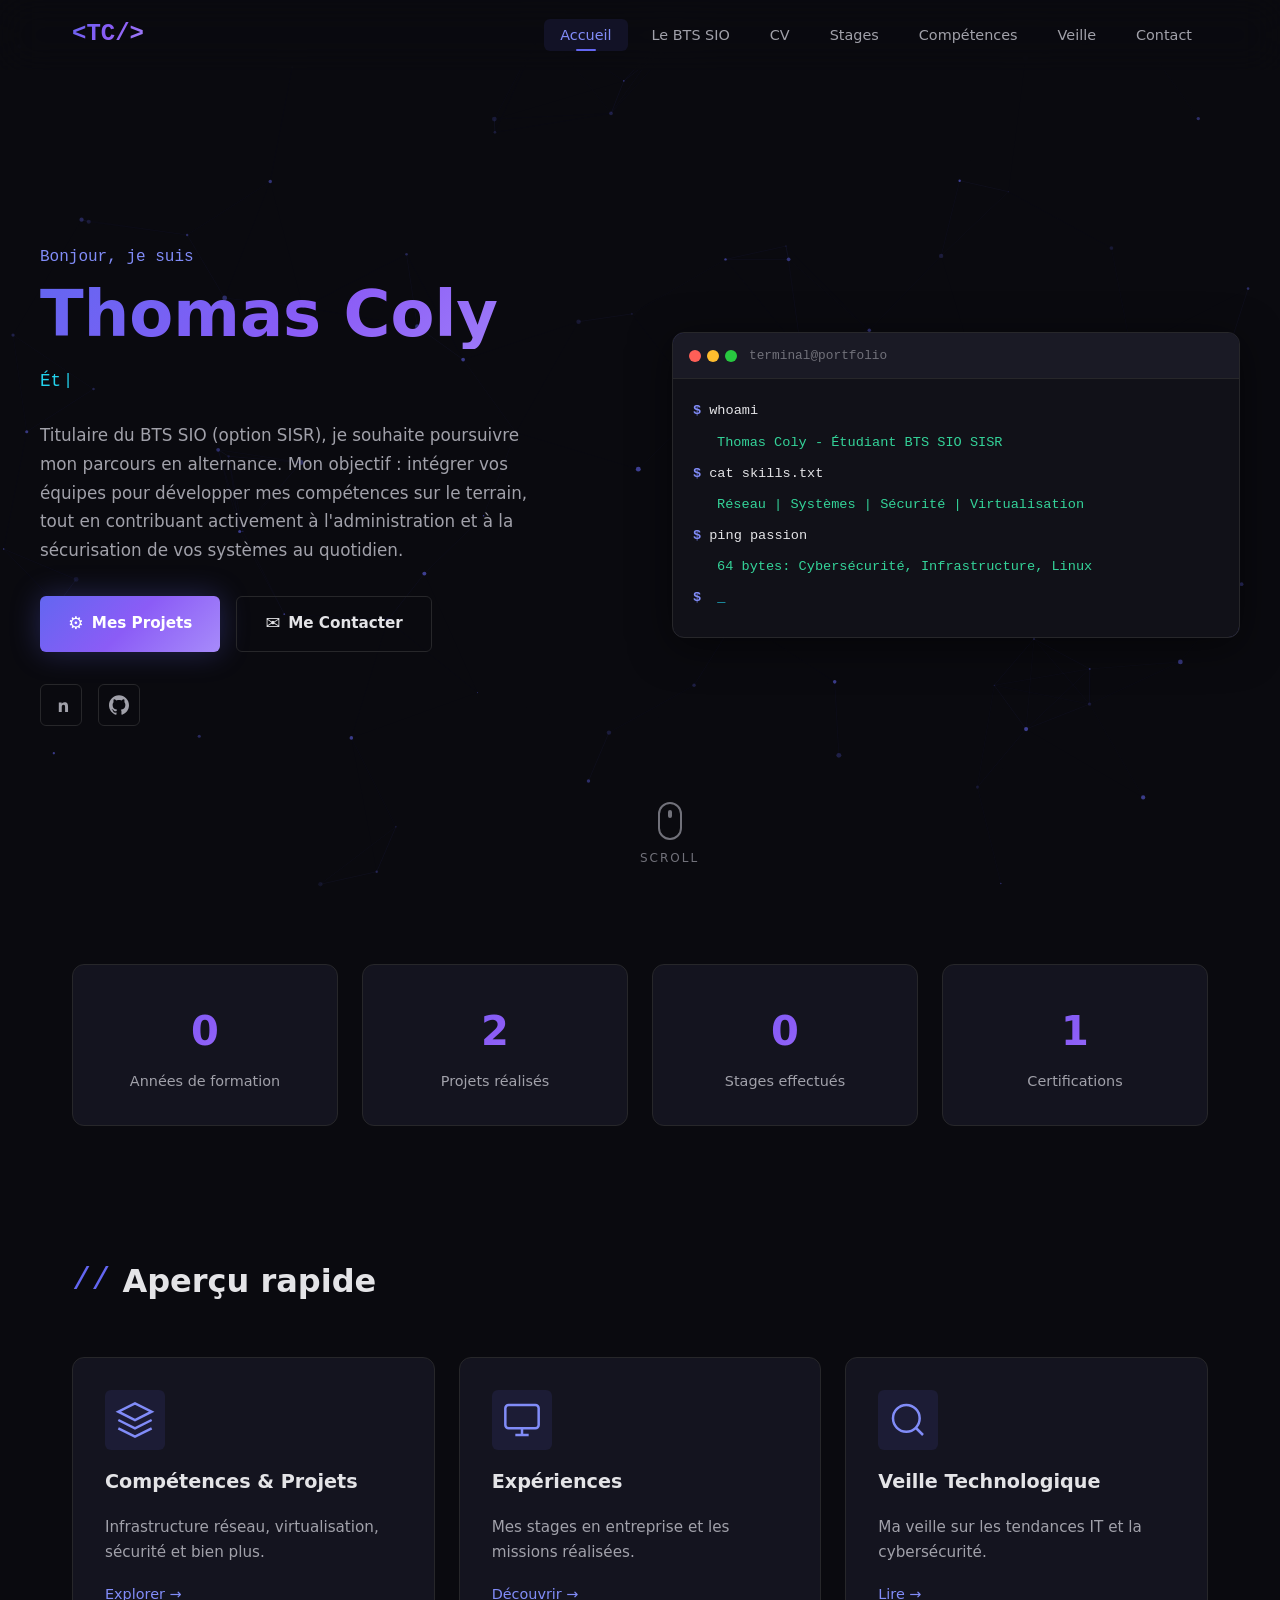
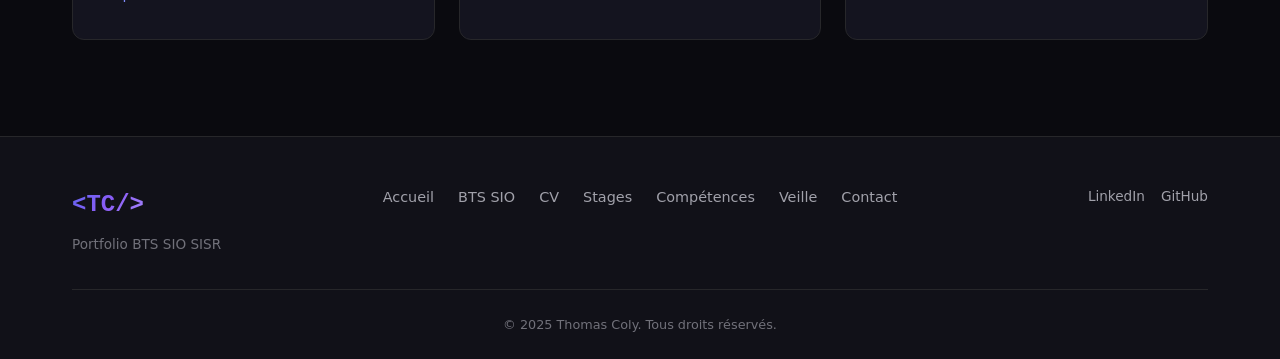
<file: index.html>
<!DOCTYPE html>
<html lang="fr">
<head>
    <meta charset="UTF-8">
    <meta name="viewport" content="width=device-width, initial-scale=1.0">
    <!-- TODO: Remplacer le titre par ton nom complet -->
    <title>Portfolio - Thomas Coly | BTS SIO SISR</title>
    <link rel="stylesheet" href="css/style.css">
    <!-- TODO: Ajouter un favicon avec <link rel="icon" href="assets/favicon.ico"> -->
</head>
<body>
    <!-- Particules animées en arrière-plan -->
    <canvas id="particles-canvas"></canvas>

    <!-- Navigation -->
    <nav class="navbar" id="navbar">
        <div class="nav-container">
            <a href="index.html" class="nav-logo">
                <!-- TODO: Remplacer les initiales par les tiennes -->
                <span class="logo-text">&lt;TC/&gt;</span>
            </a>
            <ul class="nav-links" id="nav-links">
                <li><a href="index.html" class="nav-link active">Accueil</a></li>
                <li><a href="bts.html" class="nav-link">Le BTS SIO</a></li>
                <li><a href="cv.html" class="nav-link">CV</a></li>
                <li><a href="stages.html" class="nav-link">Stages</a></li>
                <li><a href="competences.html" class="nav-link">Compétences</a></li>
                <li><a href="veille.html" class="nav-link">Veille</a></li>
                <li><a href="contact.html" class="nav-link">Contact</a></li>
            </ul>
            <button class="nav-toggle" id="nav-toggle" aria-label="Menu">
                <span class="hamburger"></span>
            </button>
        </div>
    </nav>

    <!-- Hero Section -->
    <section class="hero">
        <div class="hero-content">
            <div class="hero-text">
                <p class="hero-greeting">Bonjour, je suis</p>
                <!-- TODO: Remplacer par ton prénom et nom -->
                <h1 class="hero-name glitch" data-text="Thomas Coly">Thomas Coly</h1>
                <div class="typing-wrapper">
                    <span class="hero-title" id="typing-text"></span>
                    <span class="cursor">|</span>
                </div>
                <!-- TODO: Remplacer par ta propre description -->
                <p class="hero-description">
                    Titulaire du BTS SIO (option SISR), je souhaite poursuivre mon parcours en alternance.

Mon objectif : intégrer vos équipes pour développer mes compétences sur le terrain, tout en contribuant activement à l'administration et à la sécurisation de vos systèmes au quotidien.
                </p>
                <div class="hero-buttons">
                    <a href="competences.html" class="btn btn-primary">
                        <span class="btn-icon">&#9881;</span> Mes Projets
                    </a>
                    <a href="contact.html" class="btn btn-outline">
                        <span class="btn-icon">&#9993;</span> Me Contacter
                    </a>
                </div>
                <div class="hero-social">
                    <!-- TODO: Remplacer # par tes vrais liens -->
                    <a href="https://www.linkedin.com/in/thomas-coly-888a932b2" class="social-link" title="LinkedIn" target="_blank">
                        <svg width="20" height="20" viewBox="0 0 24 24" fill="currentColor">
                            <path d="M20.447 20.452h-3.554v-5.569c0-1.328-.027-3.037-1.852-3.037-1.853 0-2.136 1.445-2.136 2.939v5.667H9.351V9h3.414v1.561h.046c.477-.9 1.637-1.85 3.37-1.85 3.601 0 4.267 2.37 4.267 5.455v6.286m_open
                            zM5.337 7.433c-1.144 0-2.063-.926-2.063-2.065 0-1.138.92-2.063 2.063-2.063 1.14 0 2.064.925 2.064 2.063 0 1.139-.925 2.065-2.064 2.065zm1.782 13.019H3.555V9h3.564v11.452zM22.225 0H1.771C.792 0 0 .774 0 1.729v20.542C0 23.227.792 24 1.771 24h20.451C23.2 24 24 23.227 24 22.271V1.729C24 .774 23.2 0 22.222 0h.003z"/>
                        </svg>
                    </a>
                    <a href="https://github.com/Th4567ms" class="social-link" title="GitHub" target="_blank">
                        <svg width="20" height="20" viewBox="0 0 24 24" fill="currentColor">
                            <path d="M12 .297c-6.63 0-12 5.373-12 12 0 5.303 3.438 9.8 8.205 11.385.6.113.82-.258.82-.577 0-.285-.01-1.04-.015-2.04-3.338.724-4.042-1.61-4.042-1.61C4.422 18.07 3.633 17.7 3.633 17.7c-1.087-.744.084-.729.084-.729 1.205.084 1.838 1.236 1.838 1.236 1.07 1.835 2.809 1.305 3.495.998.108-.776.417-1.305.76-1.605-2.665-.3-5.466-1.332-5.466-5.93 0-1.31.465-2.38 1.235-3.22-.135-.303-.54-1.523.105-3.176 0 0 1.005-.322 3.3 1.23.96-.267 1.98-.399 3-.405 1.02.006 2.04.138 3 .405 2.28-1.552 3.285-1.23 3.285-1.23.645 1.653.24 2.873.12 3.176.765.84 1.23 1.91 1.23 3.22 0 4.61-2.805 5.625-5.475 5.92.42.36.81 1.096.81 2.22 0 1.606-.015 2.896-.015 3.286 0 .315.21.69.825.57C20.565 22.092 24 17.592 24 12.297c0-6.627-5.373-12-12-12"/>
                        </svg>
                    </a>
                </div>
            </div>
            <div class="hero-visual">
                <div class="terminal-window">
                    <div class="terminal-header">
                        <div class="terminal-dots">
                            <span class="dot red"></span>
                            <span class="dot yellow"></span>
                            <span class="dot green"></span>
                        </div>
                        <span class="terminal-title">terminal@portfolio</span>
                    </div>
                    <div class="terminal-body" id="terminal-body">
                        <div class="terminal-line">
                            <span class="prompt">$</span>
                            <span class="command">whoami</span>
                        </div>
                        <!-- TODO: Remplacer les infos du terminal -->
                        <div class="terminal-line output">Thomas Coly - Étudiant BTS SIO SISR</div>
                        <div class="terminal-line">
                            <span class="prompt">$</span>
                            <span class="command">cat skills.txt</span>
                        </div>
                        <div class="terminal-line output">Réseau | Systèmes | Sécurité | Virtualisation</div>
                        <div class="terminal-line">
                            <span class="prompt">$</span>
                            <span class="command">ping passion</span>
                        </div>
                        <div class="terminal-line output">64 bytes: Cybersécurité, Infrastructure, Linux</div>
                        <div class="terminal-line">
                            <span class="prompt">$</span>
                            <span class="command typing-cmd" id="terminal-typing"></span>
                            <span class="cursor terminal-cursor">_</span>
                        </div>
                    </div>
                </div>
            </div>
        </div>
        <div class="scroll-indicator">
            <div class="mouse">
                <div class="wheel"></div>
            </div>
            <span>Scroll</span>
        </div>
    </section>

    <!-- Stats rapides -->
    <section class="stats-section">
        <div class="container">
            <div class="stats-grid">
                <div class="stat-card" data-count="2">
                    <div class="stat-number">0</div>
                    <!-- TODO: Ajuster le nombre d'années -->
                    <div class="stat-label">Années de formation</div>
                </div>
                <div class="stat-card" data-count="5">
                    <div class="stat-number">0</div>
                    <!-- TODO: Ajuster le nombre de projets -->
                    <div class="stat-label">Projets réalisés</div>
                </div>
                <div class="stat-card" data-count="2">
                    <div class="stat-number">0</div>
                    <!-- TODO: Ajuster le nombre de stages -->
                    <div class="stat-label">Stages effectués</div>
                </div>
                <div class="stat-card" data-count="4">
                    <div class="stat-number">0</div>
                    <!-- TODO: Ajuster le nombre de certifications -->
                    <div class="stat-label">Certifications</div>
                </div>
            </div>
        </div>
    </section>

    <!-- Aperçu rapide -->
    <section class="preview-section">
        <div class="container">
            <h2 class="section-title">
                <span class="title-decoration">//</span> Aperçu rapide
            </h2>
            <div class="preview-grid">
                <a href="competences.html" class="preview-card">
                    <div class="preview-icon">
                        <svg width="40" height="40" viewBox="0 0 24 24" fill="none" stroke="currentColor" stroke-width="1.5">
                            <path d="M12 2L2 7l10 5 10-5-10-5zM2 17l10 5 10-5M2 12l10 5 10-5"/>
                        </svg>
                    </div>
                    <h3>Compétences & Projets</h3>
                    <p>Infrastructure réseau, virtualisation, sécurité et bien plus.</p>
                    <span class="preview-link">Explorer &rarr;</span>
                </a>
                <a href="stages.html" class="preview-card">
                    <div class="preview-icon">
                        <svg width="40" height="40" viewBox="0 0 24 24" fill="none" stroke="currentColor" stroke-width="1.5">
                            <rect x="2" y="3" width="20" height="14" rx="2" ry="2"/>
                            <line x1="8" y1="21" x2="16" y2="21"/>
                            <line x1="12" y1="17" x2="12" y2="21"/>
                        </svg>
                    </div>
                    <h3>Expériences</h3>
                    <p>Mes stages en entreprise et les missions réalisées.</p>
                    <span class="preview-link">Découvrir &rarr;</span>
                </a>
                <a href="veille.html" class="preview-card">
                    <div class="preview-icon">
                        <svg width="40" height="40" viewBox="0 0 24 24" fill="none" stroke="currentColor" stroke-width="1.5">
                            <circle cx="11" cy="11" r="8"/>
                            <line x1="21" y1="21" x2="16.65" y2="16.65"/>
                        </svg>
                    </div>
                    <h3>Veille Technologique</h3>
                    <p>Ma veille sur les tendances IT et la cybersécurité.</p>
                    <span class="preview-link">Lire &rarr;</span>
                </a>
            </div>
        </div>
    </section>

    <!-- Footer -->
    <footer class="footer">
        <div class="container">
            <div class="footer-content">
                <div class="footer-logo">
                    <!-- TODO: Remplacer les initiales -->
                    <span class="logo-text">&lt;TC/&gt;</span>
                    <p>Portfolio BTS SIO SISR</p>
                </div>
                <div class="footer-links">
                    <a href="index.html">Accueil</a>
                    <a href="bts.html">BTS SIO</a>
                    <a href="cv.html">CV</a>
                    <a href="stages.html">Stages</a>
                    <a href="competences.html">Compétences</a>
                    <a href="veille.html">Veille</a>
                    <a href="contact.html">Contact</a>
                </div>
                <div class="footer-social">
                    <!-- TODO: Remplacer # par tes vrais liens -->
                    <a href="#" target="_blank" title="LinkedIn">LinkedIn</a>
                    <a href="https://github.com/Th4567ms" target="_blank" title="GitHub">GitHub</a>
                </div>
            </div>
            <div class="footer-bottom">
                <!-- TODO: Remplacer le nom et l'année -->
                <p>&copy; 2025 Thomas Coly. Tous droits réservés.</p>
            </div>
        </div>
    </footer>

    <script src="js/script.js"></script>
</body>
</html>
</file>
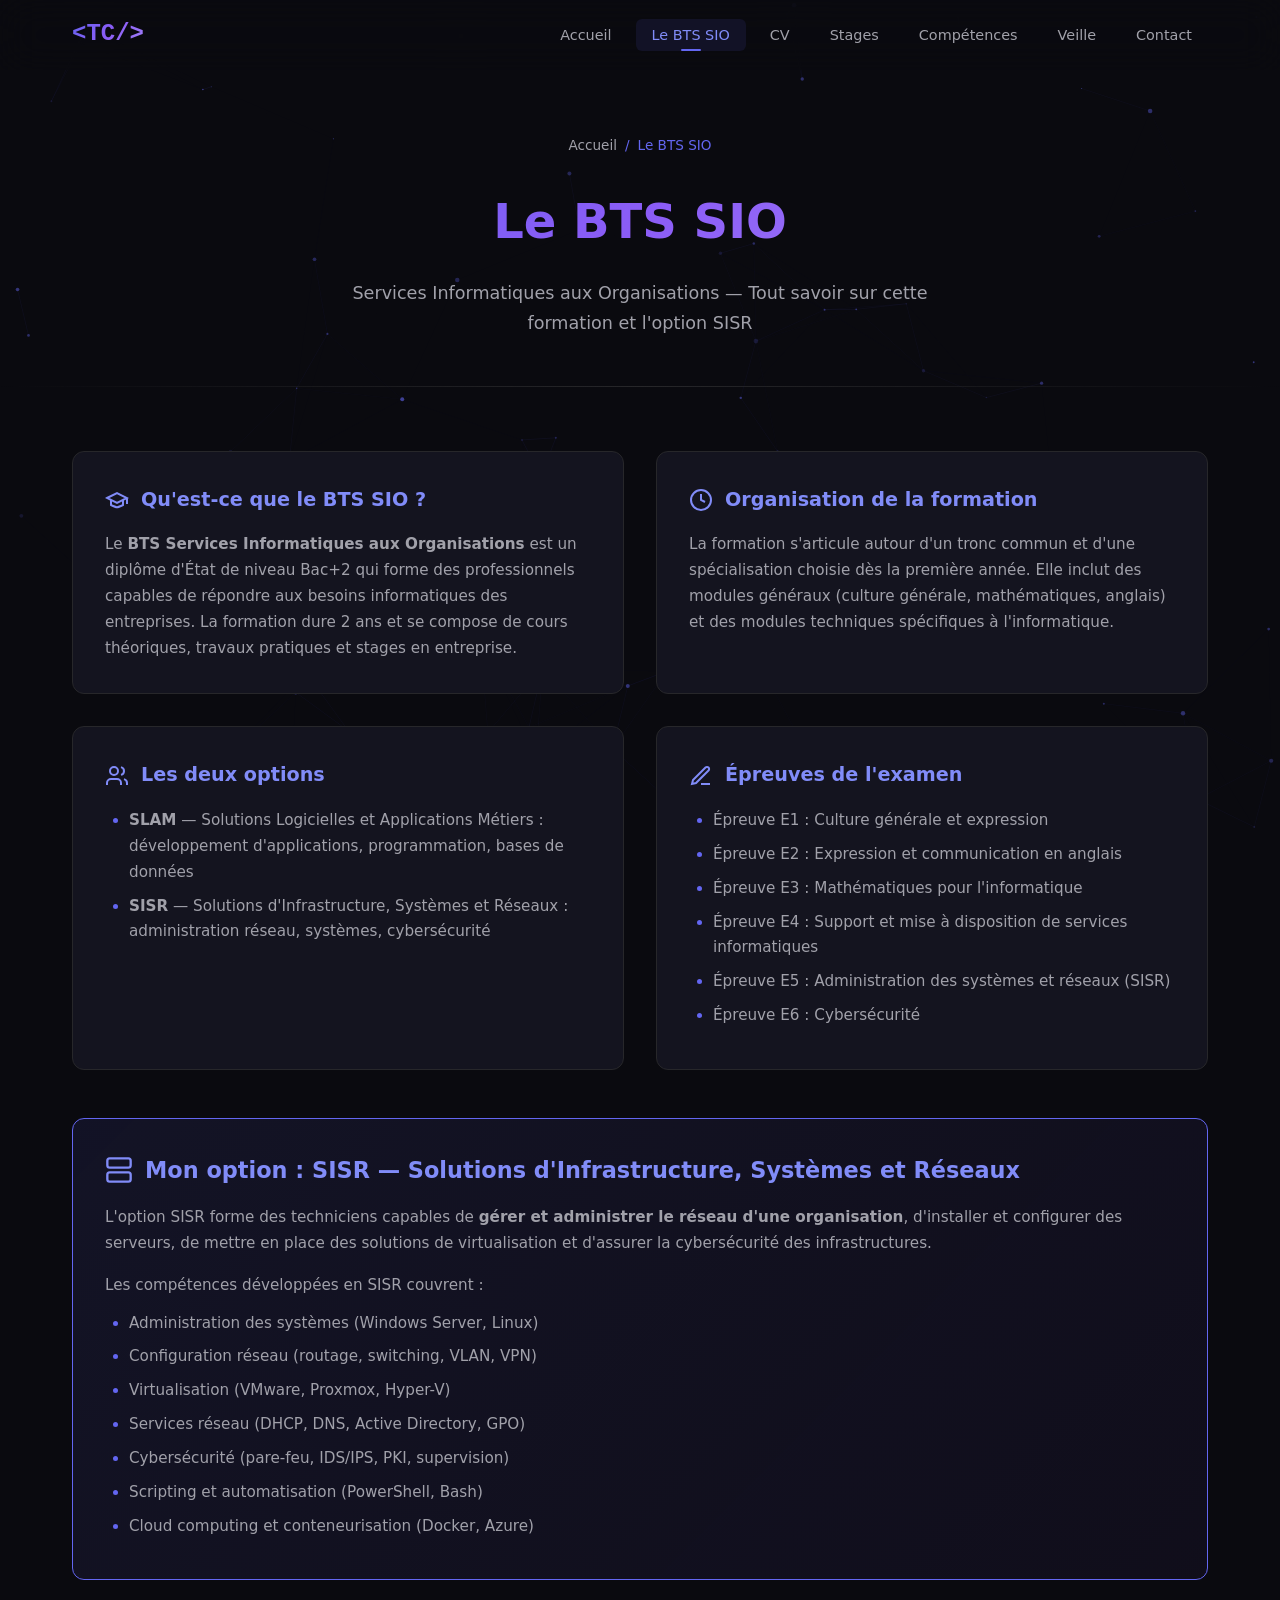
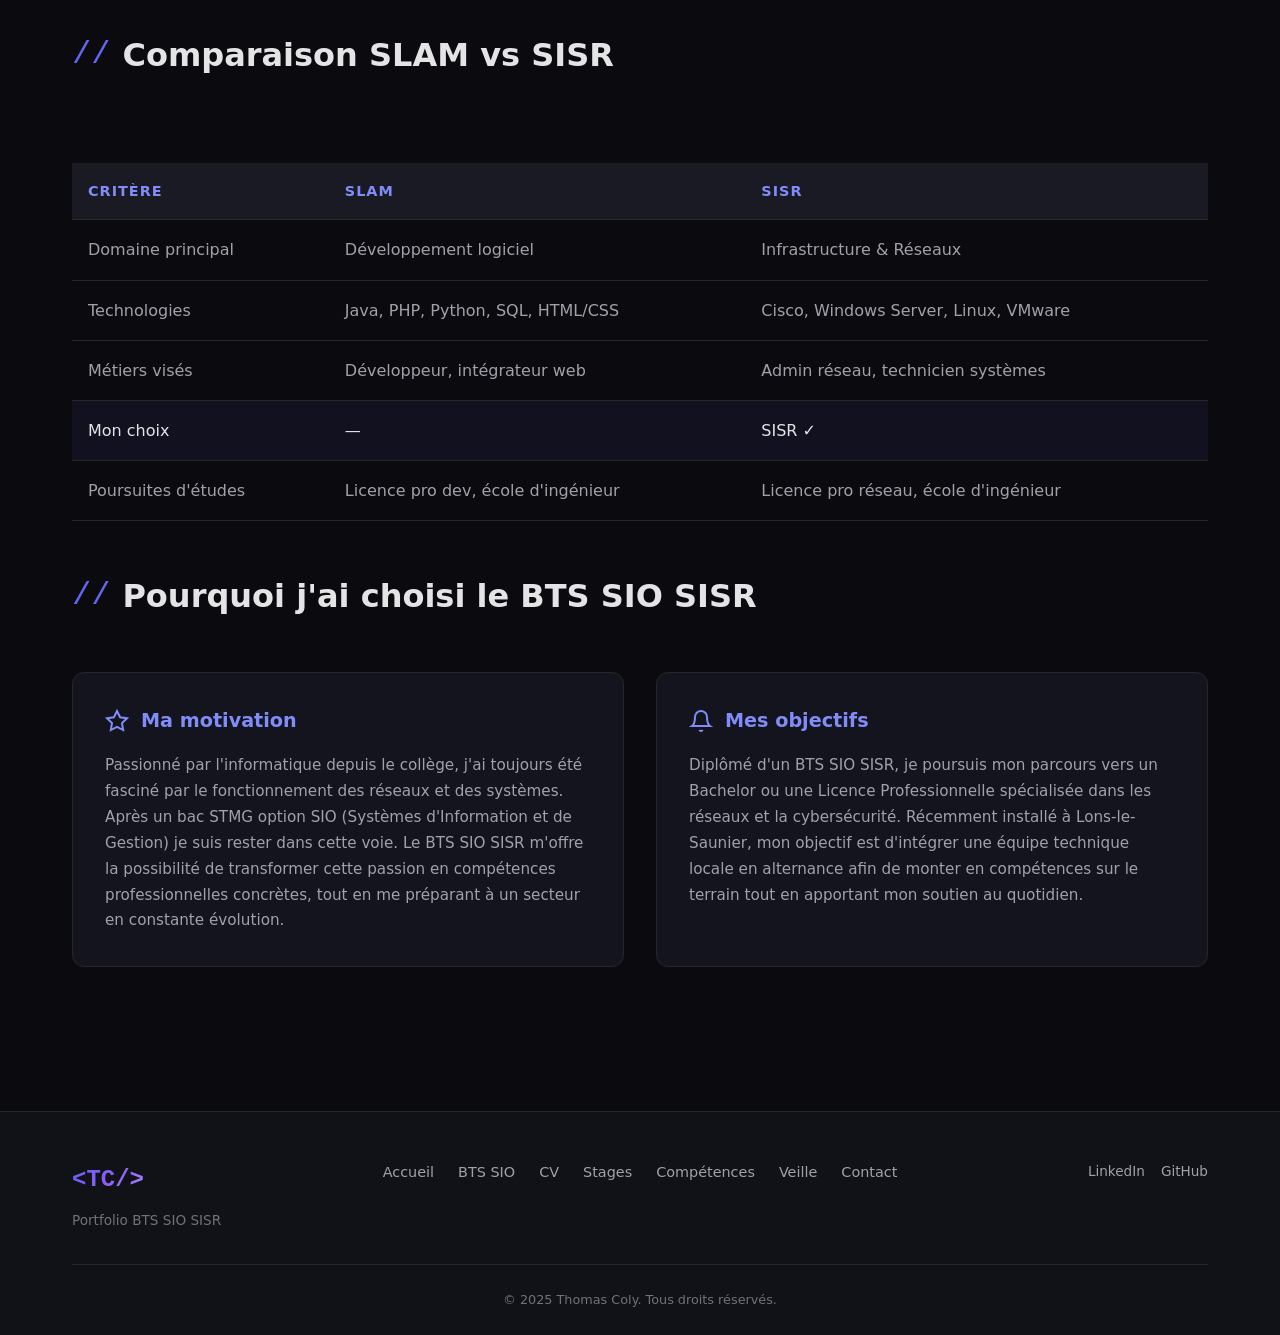
<file: bts.html>
<!DOCTYPE html>
<html lang="fr">
<head>
    <meta charset="UTF-8">
    <meta name="viewport" content="width=device-width, initial-scale=1.0">
    <!-- TODO: Remplacer le titre par ton nom -->
    <title>Le BTS SIO - Thomas Coly</title>
    <link rel="stylesheet" href="css/style.css">
</head>
<body>
    <canvas id="particles-canvas"></canvas>

    <!-- Navigation -->
    <nav class="navbar" id="navbar">
        <div class="nav-container">
            <a href="index.html" class="nav-logo">
                <span class="logo-text">&lt;TC/&gt;</span>
            </a>
            <ul class="nav-links" id="nav-links">
                <li><a href="index.html" class="nav-link">Accueil</a></li>
                <li><a href="bts.html" class="nav-link active">Le BTS SIO</a></li>
                <li><a href="cv.html" class="nav-link">CV</a></li>
                <li><a href="stages.html" class="nav-link">Stages</a></li>
                <li><a href="competences.html" class="nav-link">Compétences</a></li>
                <li><a href="veille.html" class="nav-link">Veille</a></li>
                <li><a href="contact.html" class="nav-link">Contact</a></li>
            </ul>
            <button class="nav-toggle" id="nav-toggle" aria-label="Menu">
                <span class="hamburger"></span>
            </button>
        </div>
    </nav>

    <!-- Header -->
    <header class="page-header">
        <div class="container">
            <div class="breadcrumb">
                <a href="index.html">Accueil</a>
                <span>/</span>
                <span>Le BTS SIO</span>
            </div>
            <h1>Le BTS SIO</h1>
            <p>Services Informatiques aux Organisations — Tout savoir sur cette formation et l'option SISR</p>
        </div>
    </header>

    <!-- Contenu -->
    <section class="page-content">
        <div class="container">
            <!-- Présentation générale -->
            <div class="info-grid">
                <div class="info-card">
                    <h3>
                        <svg width="24" height="24" viewBox="0 0 24 24" fill="none" stroke="currentColor" stroke-width="2"><path d="M22 10v6M2 10l10-5 10 5-10 5z"/><path d="M6 12v5c6 3 6 3 12 0v-5"/></svg>
                        Qu'est-ce que le BTS SIO ?
                    </h3>
                    <p>
                        Le <strong>BTS Services Informatiques aux Organisations</strong> est un diplôme d'État de niveau Bac+2
                        qui forme des professionnels capables de répondre aux besoins informatiques des entreprises.
                        La formation dure 2 ans et se compose de cours théoriques, travaux pratiques et stages en entreprise.
                    </p>
                </div>

                <div class="info-card">
                    <h3>
                        <svg width="24" height="24" viewBox="0 0 24 24" fill="none" stroke="currentColor" stroke-width="2"><circle cx="12" cy="12" r="10"/><path d="M12 6v6l4 2"/></svg>
                        Organisation de la formation
                    </h3>
                    <p>
                        La formation s'articule autour d'un tronc commun et d'une spécialisation choisie dès la première année.
                        Elle inclut des modules généraux (culture générale, mathématiques, anglais) et des modules techniques
                        spécifiques à l'informatique.
                    </p>
                </div>

                <div class="info-card">
                    <h3>
                        <svg width="24" height="24" viewBox="0 0 24 24" fill="none" stroke="currentColor" stroke-width="2"><path d="M16 21v-2a4 4 0 0 0-4-4H6a4 4 0 0 0-4 4v2"/><circle cx="9" cy="7" r="4"/><path d="M22 21v-2a4 4 0 0 0-3-3.87M16 3.13a4 4 0 0 1 0 7.75"/></svg>
                        Les deux options
                    </h3>
                    <ul>
                        <li><strong>SLAM</strong> — Solutions Logicielles et Applications Métiers : développement d'applications, programmation, bases de données</li>
                        <li><strong>SISR</strong> — Solutions d'Infrastructure, Systèmes et Réseaux : administration réseau, systèmes, cybersécurité</li>
                    </ul>
                </div>

                <div class="info-card">
                    <h3>
                        <svg width="24" height="24" viewBox="0 0 24 24" fill="none" stroke="currentColor" stroke-width="2"><path d="M12 20h9"/><path d="M16.5 3.5a2.121 2.121 0 0 1 3 3L7 19l-4 1 1-4L16.5 3.5z"/></svg>
                        Épreuves de l'examen
                    </h3>
                    <ul>
                        <li>Épreuve E1 : Culture générale et expression</li>
                        <li>Épreuve E2 : Expression et communication en anglais</li>
                        <li>Épreuve E3 : Mathématiques pour l'informatique</li>
                        <li>Épreuve E4 : Support et mise à disposition de services informatiques</li>
                        <li>Épreuve E5 : Administration des systèmes et réseaux (SISR)</li>
                        <li>Épreuve E6 : Cybersécurité</li>
                    </ul>
                </div>
            </div>

            <!-- Option SISR en détail -->
            <div class="info-grid" style="margin-top: 2rem;">
                <div class="info-card option-highlight">
                    <h3>
                        <svg width="28" height="28" viewBox="0 0 24 24" fill="none" stroke="currentColor" stroke-width="2"><rect x="2" y="2" width="20" height="8" rx="2" ry="2"/><rect x="2" y="14" width="20" height="8" rx="2" ry="2"/><line x1="6" y1="6" x2="6.01" y2="6"/><line x1="6" y1="18" x2="6.01" y2="18"/></svg>
                        Mon option : SISR — Solutions d'Infrastructure, Systèmes et Réseaux
                    </h3>
                    <p>
                        L'option SISR forme des techniciens capables de <strong>gérer et administrer le réseau d'une organisation</strong>,
                        d'installer et configurer des serveurs, de mettre en place des solutions de virtualisation
                        et d'assurer la cybersécurité des infrastructures.
                    </p>
                    <p style="margin-top: 1rem;">Les compétences développées en SISR couvrent :</p>
                    <ul style="margin-top: 0.75rem;">
                        <li>Administration des systèmes (Windows Server, Linux)</li>
                        <li>Configuration réseau (routage, switching, VLAN, VPN)</li>
                        <li>Virtualisation (VMware, Proxmox, Hyper-V)</li>
                        <li>Services réseau (DHCP, DNS, Active Directory, GPO)</li>
                        <li>Cybersécurité (pare-feu, IDS/IPS, PKI, supervision)</li>
                        <li>Scripting et automatisation (PowerShell, Bash)</li>
                        <li>Cloud computing et conteneurisation (Docker, Azure)</li>
                    </ul>
                </div>
            </div>

            <!-- Tableau comparatif -->
            <h2 class="section-title" style="margin-top: 3rem;">
                <span class="title-decoration">//</span> Comparaison SLAM vs SISR
            </h2>
            <div style="overflow-x: auto;">
                <table class="comparison-table">
                    <thead>
                        <tr>
                            <th>Critère</th>
                            <th>SLAM</th>
                            <th>SISR</th>
                        </tr>
                    </thead>
                    <tbody>
                        <tr>
                            <td>Domaine principal</td>
                            <td>Développement logiciel</td>
                            <td>Infrastructure & Réseaux</td>
                        </tr>
                        <tr>
                            <td>Technologies</td>
                            <td>Java, PHP, Python, SQL, HTML/CSS</td>
                            <td>Cisco, Windows Server, Linux, VMware</td>
                        </tr>
                        <tr>
                            <td>Métiers visés</td>
                            <td>Développeur, intégrateur web</td>
                            <td>Admin réseau, technicien systèmes</td>
                        </tr>
                        <tr class="highlight-row">
                            <td>Mon choix</td>
                            <td>—</td>
                            <td>SISR &#10003;</td>
                        </tr>
                        <tr>
                            <td>Poursuites d'études</td>
                            <td>Licence pro dev, école d'ingénieur</td>
                            <td>Licence pro réseau, école d'ingénieur</td>
                        </tr>
                    </tbody>
                </table>
            </div>

            <!-- Pourquoi le BTS SIO -->
            <h2 class="section-title" style="margin-top: 3rem;">
                <span class="title-decoration">//</span> Pourquoi j'ai choisi le BTS SIO SISR
            </h2>
            <div class="info-grid">
                <div class="info-card">
                    <h3>
                        <svg width="24" height="24" viewBox="0 0 24 24" fill="none" stroke="currentColor" stroke-width="2"><polygon points="12 2 15.09 8.26 22 9.27 17 14.14 18.18 21.02 12 17.77 5.82 21.02 7 14.14 2 9.27 8.91 8.26 12 2"/></svg>
                        Ma motivation
                    </h3>
                    <!-- TODO: Remplacer par tes propres motivations -->
                    <p>
                        Passionné par l'informatique depuis le collège, j'ai toujours été fasciné par le fonctionnement
                        des réseaux et des systèmes. Après un bac STMG option SIO (Systèmes d'Information et de Gestion) je suis rester dans cette voie.
                        Le BTS SIO SISR m'offre la possibilité de transformer cette passion
                        en compétences professionnelles concrètes, tout en me préparant à un secteur en constante évolution.
                    </p>
                        

                </div>
                <div class="info-card">
                    <h3>
                        <svg width="24" height="24" viewBox="0 0 24 24" fill="none" stroke="currentColor" stroke-width="2"><path d="M18 8A6 6 0 0 0 6 8c0 7-3 9-3 9h18s-3-2-3-9"/><path d="M13.73 21a2 2 0 0 1-3.46 0"/></svg>
                        Mes objectifs
                    </h3>
                    <!-- TODO: Remplacer par tes propres objectifs -->
                    <p>
                        Diplômé d'un BTS SIO SISR, je poursuis mon parcours vers un Bachelor ou une Licence Professionnelle spécialisée dans les réseaux et la cybersécurité.
Récemment installé à Lons-le-Saunier, mon objectif est d'intégrer une équipe technique locale en alternance afin de monter en compétences sur le terrain tout en apportant mon soutien au quotidien.
                </div>
            </div>
        </div>
    </section>

    <!-- Footer -->
    <footer class="footer">
        <div class="container">
            <div class="footer-content">
                <div class="footer-logo">
                    <span class="logo-text">&lt;TC/&gt;</span>
                    <p>Portfolio BTS SIO SISR</p>
                </div>
                <div class="footer-links">
                    <a href="index.html">Accueil</a>
                    <a href="bts.html">BTS SIO</a>
                    <a href="cv.html">CV</a>
                    <a href="stages.html">Stages</a>
                    <a href="competences.html">Compétences</a>
                    <a href="veille.html">Veille</a>
                    <a href="contact.html">Contact</a>
                </div>
                <div class="footer-social">
                    <a href="#" target="_blank">LinkedIn</a>
                    <a href="#" target="_blank">GitHub</a>
                </div>
            </div>
            <div class="footer-bottom">
                <p>&copy; 2025 Thomas Coly. Tous droits réservés.</p>
            </div>
        </div>
    </footer>

    <script src="js/script.js"></script>
</body>
</html>
</file>
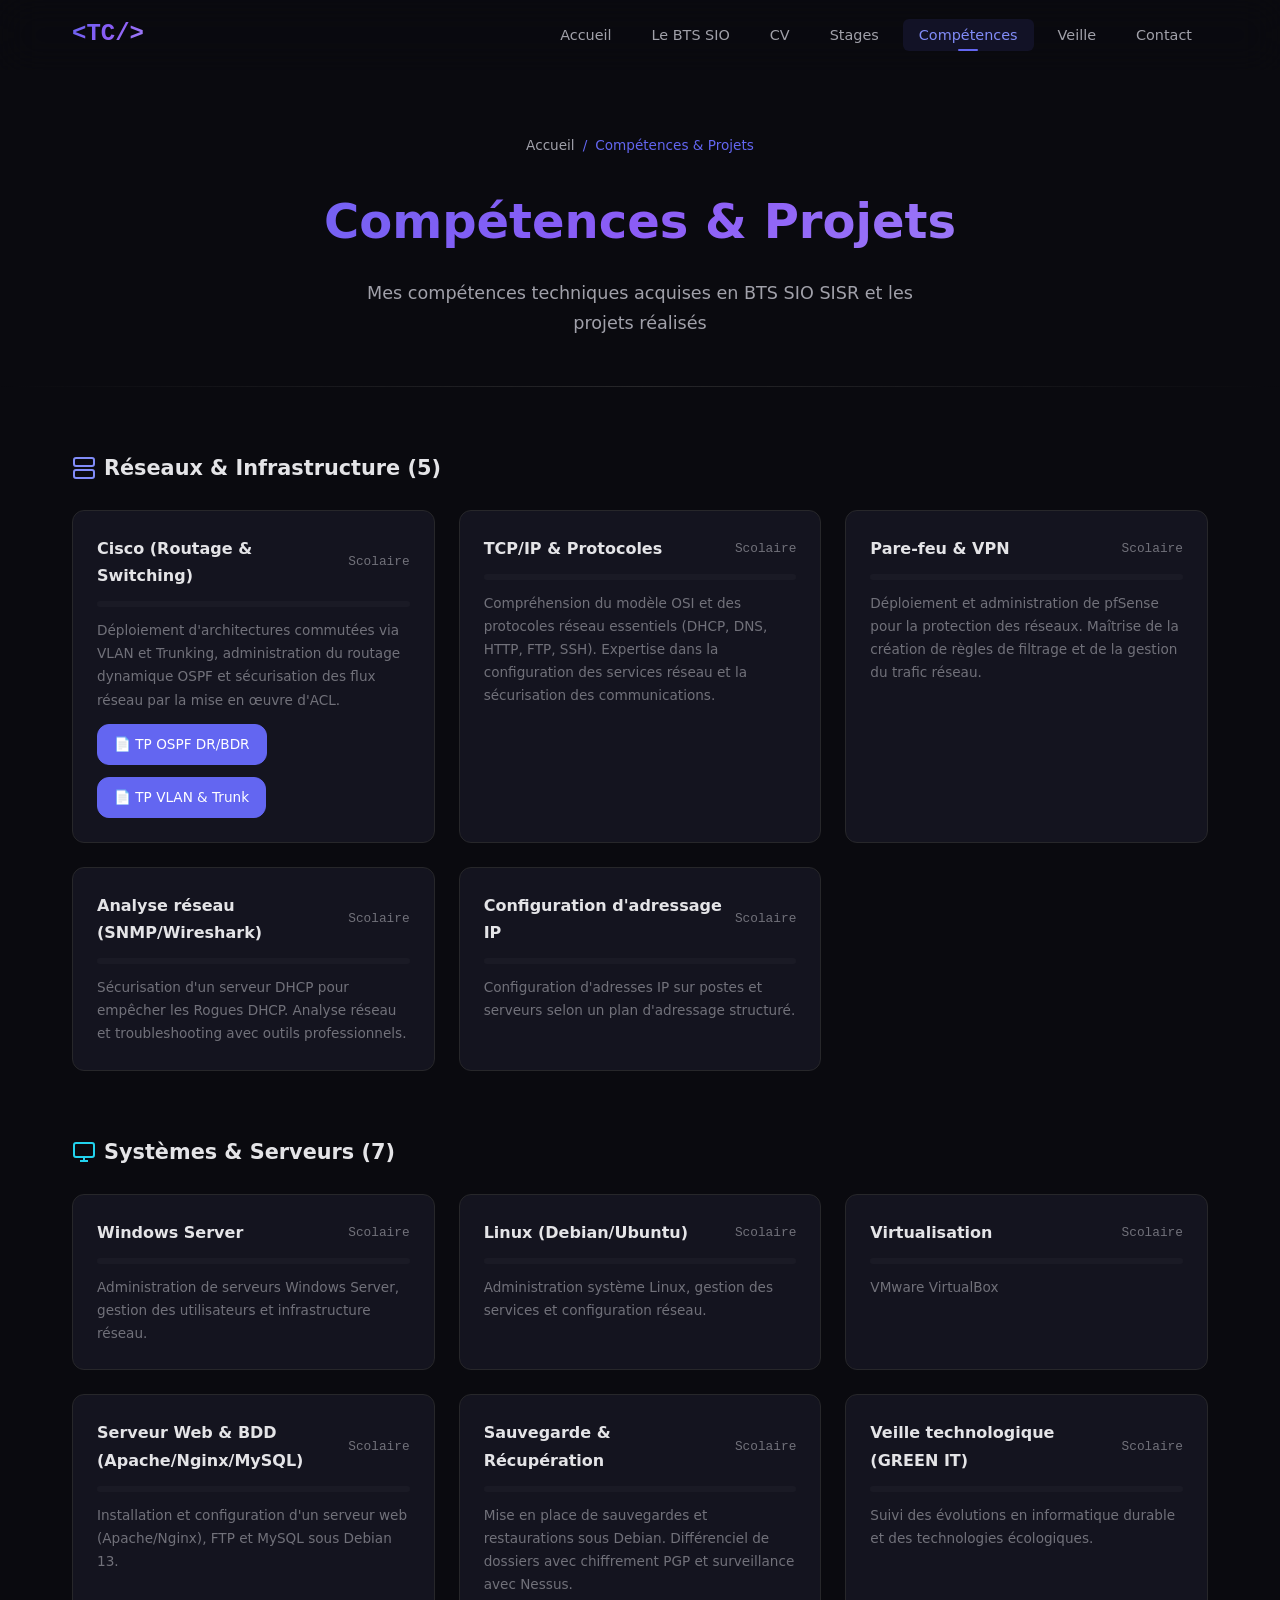
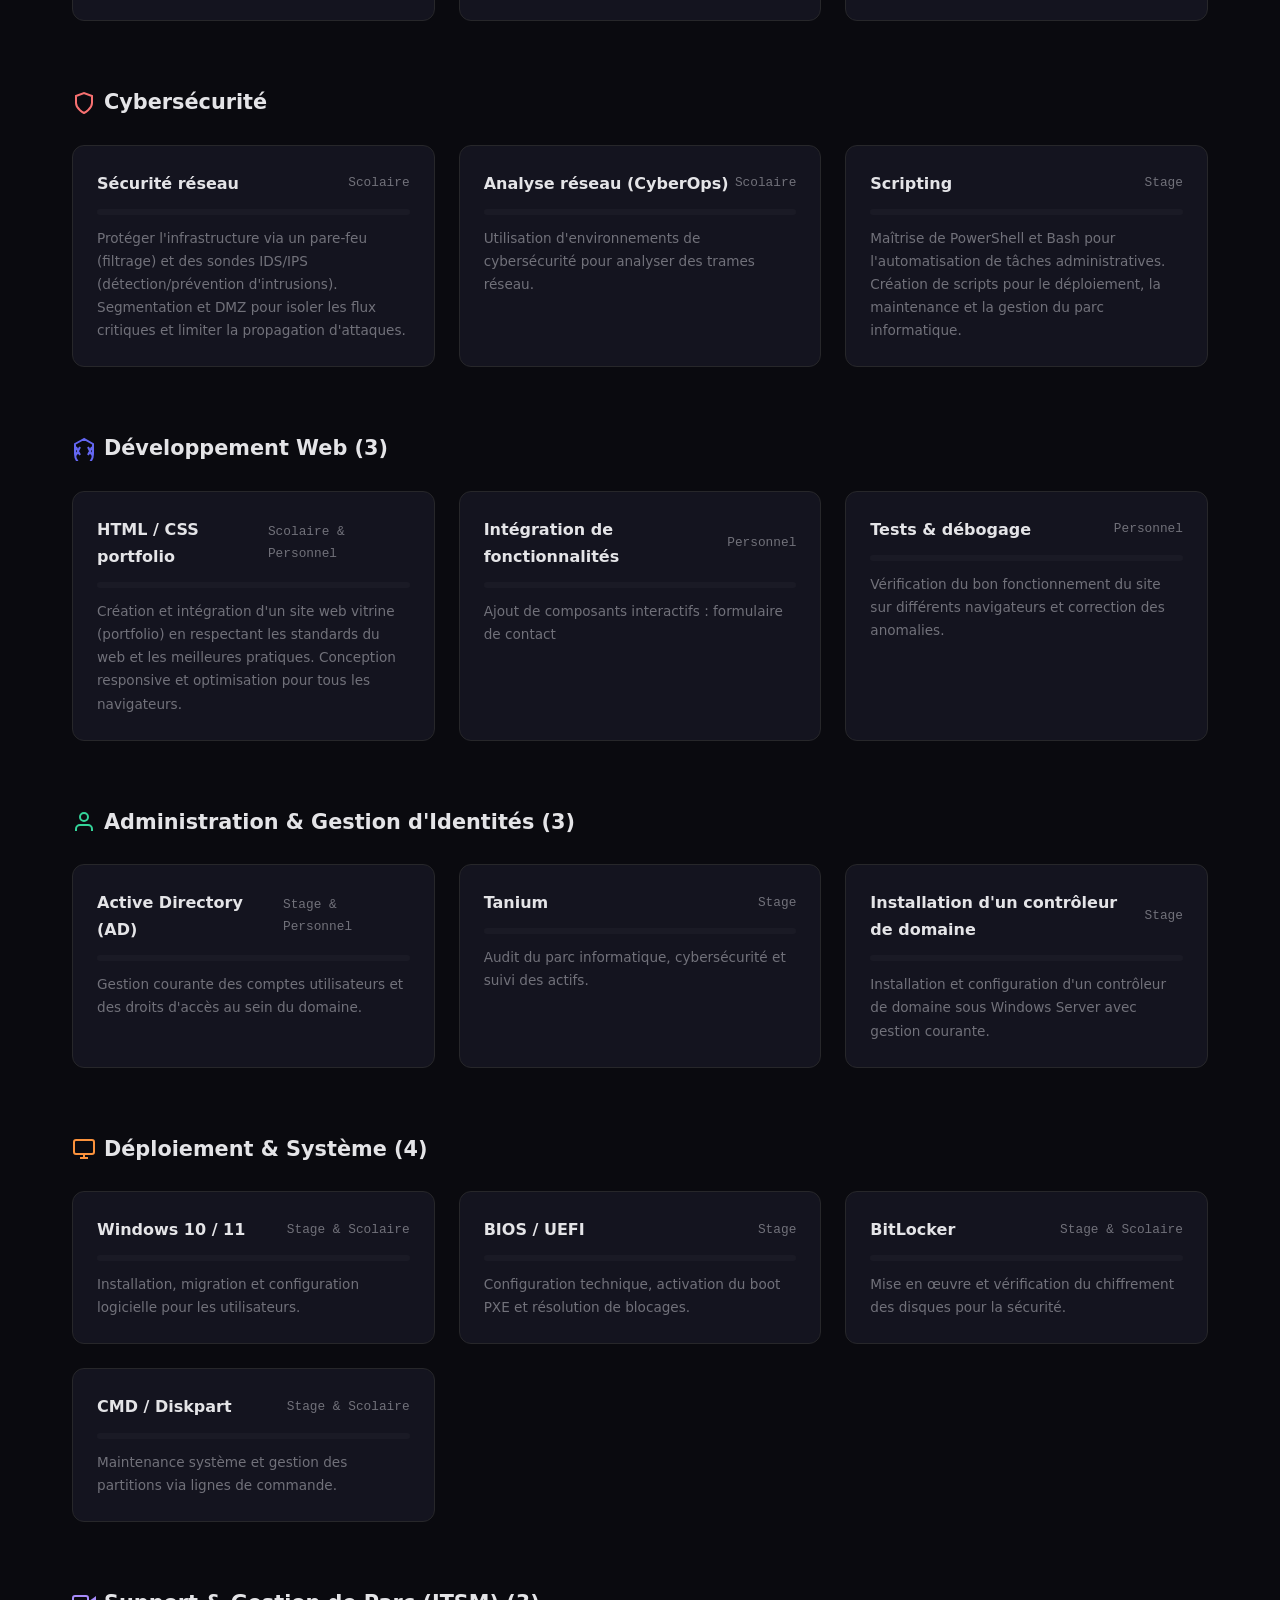
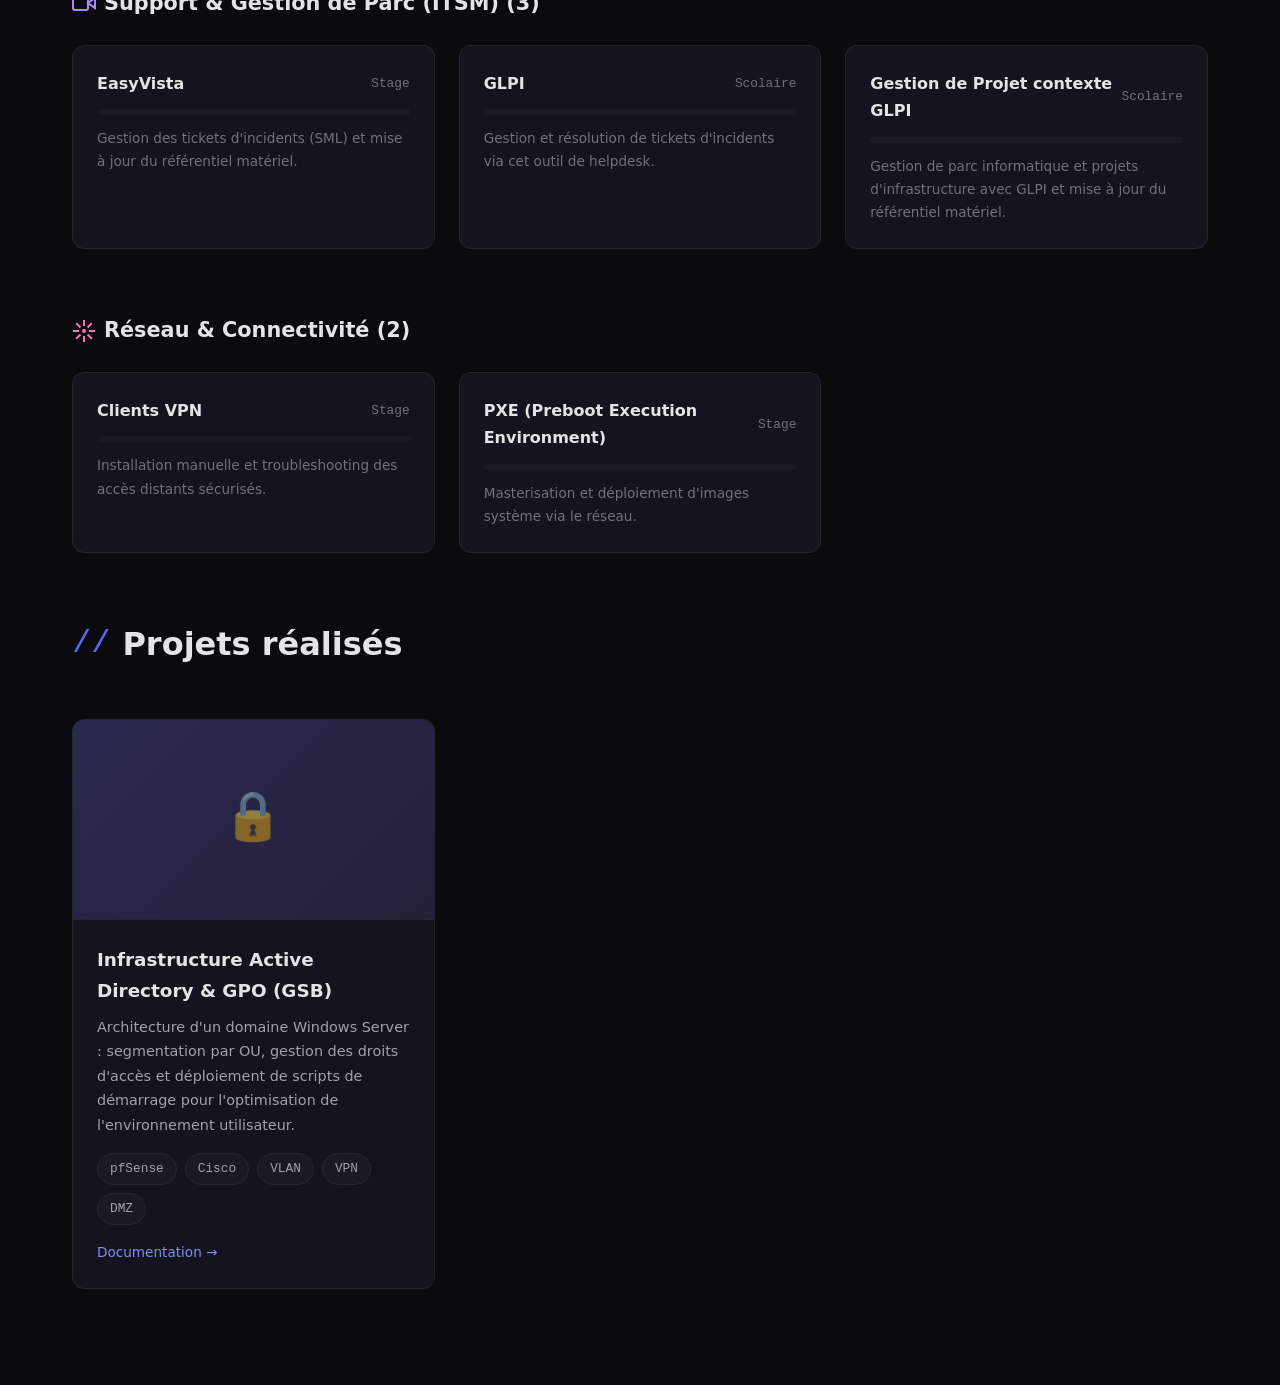
<file: competences.html>
<!DOCTYPE html>
<html lang="fr">
<head>
    <meta charset="UTF-8">
    <meta name="viewport" content="width=device-width, initial-scale=1.0">
    <!-- TODO: Remplacer le titre par ton nom -->
    <title>Compétences & Projets - Thomas Coly</title>
    <link rel="stylesheet" href="css/style.css">
</head>
<body>
    <canvas id="particles-canvas"></canvas>

    <!-- Navigation -->
    <nav class="navbar" id="navbar">
        <div class="nav-container">
            <a href="index.html" class="nav-logo">
                <span class="logo-text">&lt;TC/&gt;</span>
            </a>
            <ul class="nav-links" id="nav-links">
                <li><a href="index.html" class="nav-link">Accueil</a></li>
                <li><a href="bts.html" class="nav-link">Le BTS SIO</a></li>
                <li><a href="cv.html" class="nav-link">CV</a></li>
                <li><a href="stages.html" class="nav-link">Stages</a></li>
                <li><a href="competences.html" class="nav-link active">Compétences</a></li>
                <li><a href="veille.html" class="nav-link">Veille</a></li>
                <li><a href="contact.html" class="nav-link">Contact</a></li>
            </ul>
            <button class="nav-toggle" id="nav-toggle" aria-label="Menu">
                <span class="hamburger"></span>
            </button>
        </div>
    </nav>

    <!-- Header -->
    <header class="page-header">
        <div class="container">
            <div class="breadcrumb">
                <a href="index.html">Accueil</a>
                <span>/</span>
                <span>Compétences & Projets</span>
            </div>
            <h1>Compétences & Projets</h1>
            <p>Mes compétences techniques acquises en BTS SIO SISR et les projets réalisés</p>
        </div>
    </header>

    <!-- Contenu -->
    <section class="page-content">
        <div class="container">

            <!-- Compétences Réseau -->
            <div class="skills-section">
                <h3>
                    <svg width="24" height="24" viewBox="0 0 24 24" fill="none" stroke="var(--accent-secondary)" stroke-width="2"><rect x="2" y="2" width="20" height="8" rx="2" ry="2"/><rect x="2" y="14" width="20" height="8" rx="2" ry="2"/><line x1="6" y1="6" x2="6.01" y2="6"/><line x1="6" y1="18" x2="6.01" y2="18"/></svg>
                    Réseaux & Infrastructure (5)
                </h3>
                <div class="skills-grid">
                    <!-- TODO: Ajuster les niveaux (data-width) selon tes vraies compétences -->
                    <div class="skill-card">
                        <div class="skill-header">
                            <span class="skill-name">Cisco (Routage & Switching)</span>
                            <span class="skill-level">Scolaire</span>
                        </div>
                        <div class="skill-bar">
                            <div class="skill-progress" data-width="85"></div>
                        </div>
                        <p class="skill-description">Déploiement d'architectures commutées via VLAN et Trunking, administration du routage dynamique OSPF et sécurisation des flux réseau par la mise en œuvre d'ACL.</p>
                        <a href="assets/OSPF_2.3.11_Coly_Thomas.pdf" class="skill-btn" download>📄 TP OSPF DR/BDR</a>
                        <a href="assets/2025-10-14_TP4.3_Coly_Thomas.pdf" class="skill-btn" download>📄 TP VLAN & Trunk</a>
                    </div>
                    <div class="skill-card">
                        <div class="skill-header">
                            <span class="skill-name">TCP/IP & Protocoles</span>
                            <span class="skill-level">Scolaire</span>
                        </div>
                        <div class="skill-bar">
                            <div class="skill-progress" data-width="80"></div>
                        </div>
                        <p class="skill-description">Compréhension du modèle OSI et des protocoles réseau essentiels (DHCP, DNS, HTTP, FTP, SSH). Expertise dans la configuration des services réseau et la sécurisation des communications.</p>
                    </div>
                    <div class="skill-card">
                        <div class="skill-header">
                            <span class="skill-name">Pare-feu & VPN</span>
                            <span class="skill-level">Scolaire</span>
                        </div>
                        <div class="skill-bar">
                            <div class="skill-progress" data-width="70"></div>
                        </div>
                        <p class="skill-description">Déploiement et administration de pfSense pour la protection des réseaux. Maîtrise de la création de règles de filtrage et de la gestion du trafic réseau.</p>
                    </div>
                    <div class="skill-card">
                        <div class="skill-header">
                            <span class="skill-name">Analyse réseau (SNMP/Wireshark)</span>
                            <span class="skill-level">Scolaire</span>
                        </div>
                        <div class="skill-bar">
                            <div class="skill-progress" data-width="65"></div>
                        </div>
                        <p class="skill-description">Sécurisation d'un serveur DHCP pour empêcher les Rogues DHCP. Analyse réseau et troubleshooting avec outils professionnels.</p>
                    </div>
                    <div class="skill-card">
                        <div class="skill-header">
                            <span class="skill-name">Configuration d'adressage IP</span>
                            <span class="skill-level">Scolaire</span>
                        </div>
                        <div class="skill-bar">
                            <div class="skill-progress" data-width="80"></div>
                        </div>
                        <p class="skill-description">Configuration d'adresses IP sur postes et serveurs selon un plan d'adressage structuré.</p>
                    </div>
                </div>
            </div>

            <!-- Compétences Systèmes -->
            <div class="skills-section">
                <h3>
                    <svg width="24" height="24" viewBox="0 0 24 24" fill="none" stroke="var(--cyan)" stroke-width="2"><rect x="2" y="3" width="20" height="14" rx="2" ry="2"/><line x1="8" y1="21" x2="16" y2="21"/><line x1="12" y1="17" x2="12" y2="21"/></svg>
                    Systèmes & Serveurs (7)
                </h3>
                <div class="skills-grid">
                    <!-- TODO: Ajuster les niveaux selon tes vraies compétences -->
                    <div class="skill-card">
                        <div class="skill-header">
                            <span class="skill-name">Windows Server</span>
                            <span class="skill-level">Scolaire</span>
                        </div>
                        <div class="skill-bar">
                            <div class="skill-progress" data-width="80"></div>
                        </div>
                        <p class="skill-description">Administration de serveurs Windows Server, gestion des utilisateurs et infrastructure réseau.</p>
                    </div>
                    <div class="skill-card">
                        <div class="skill-header">
                            <span class="skill-name">Linux (Debian/Ubuntu)</span>
                            <span class="skill-level">Scolaire</span>
                        </div>
                        <div class="skill-bar">
                            <div class="skill-progress" data-width="75"></div>
                        </div>
                        <p class="skill-description">Administration système Linux, gestion des services et configuration réseau.</p>
                    </div>
                    <div class="skill-card">
                        <div class="skill-header">
                            <span class="skill-name">Virtualisation</span>
                            <span class="skill-level">Scolaire</span>
                        </div>
                        <div class="skill-bar">
                            <div class="skill-progress" data-width="75"></div>
                        </div>
                        <p class="skill-description">VMware VirtualBox</p>
                    </div>
                    <div class="skill-card">
                        <div class="skill-header">
                            <span class="skill-name">Serveur Web & BDD (Apache/Nginx/MySQL)</span>
                            <span class="skill-level">Scolaire</span>
                        </div>
                        <div class="skill-bar">
                            <div class="skill-progress" data-width="70"></div>
                        </div>
                        <p class="skill-description">Installation et configuration d'un serveur web (Apache/Nginx), FTP et MySQL sous Debian 13.</p>
                    </div>
                    <div class="skill-card">
                        <div class="skill-header">
                            <span class="skill-name">Sauvegarde & Récupération</span>
                            <span class="skill-level">Scolaire</span>
                        </div>
                        <div class="skill-bar">
                            <div class="skill-progress" data-width="65"></div>
                        </div>
                        <p class="skill-description">Mise en place de sauvegardes et restaurations sous Debian. Différenciel de dossiers avec chiffrement PGP et surveillance avec Nessus.</p>
                    </div>
                    <div class="skill-card">
                        <div class="skill-header">
                            <span class="skill-name">Veille technologique (GREEN IT)</span>
                            <span class="skill-level">Scolaire</span>
                        </div>
                        <div class="skill-bar">
                            <div class="skill-progress" data-width="60"></div>
                        </div>
                        <p class="skill-description">Suivi des évolutions en informatique durable et des technologies écologiques.</p>
                    </div>
                </div>
            </div>

            <!-- Compétences Sécurité -->
            <div class="skills-section">
                <h3>
                    <svg width="24" height="24" viewBox="0 0 24 24" fill="none" stroke="var(--red)" stroke-width="2"><path d="M12 22s8-4 8-10V5l-8-3-8 3v7c0 6 8 10 8 10z"/></svg>
                    Cybersécurité
                </h3>
                <div class="skills-grid">
                    <!-- TODO: Ajuster les niveaux selon tes vraies compétences -->
                    <div class="skill-card">
                        <div class="skill-header">
                            <span class="skill-name">Sécurité réseau</span>
                            <span class="skill-level">Scolaire</span>
                        </div>
                        <div class="skill-bar">
                            <div class="skill-progress" data-width="70"></div>
                        </div>
                        <p class="skill-description">Protéger l'infrastructure via un pare-feu (filtrage) et des sondes IDS/IPS (détection/prévention d'intrusions). Segmentation et DMZ pour isoler les flux critiques et limiter la propagation d'attaques.</p>
                    </div>
                    <div class="skill-card">
                        <div class="skill-header">
                            <span class="skill-name">Analyse réseau (CyberOps)</span>
                            <span class="skill-level">Scolaire</span>
                        </div>
                        <div class="skill-bar">
                            <div class="skill-progress" data-width="45"></div>
                        </div>
                        <p class="skill-description">Utilisation d'environnements de cybersécurité pour analyser des trames réseau.</p>
                    </div>
                    <div class="skill-card">
                        <div class="skill-header">
                            <span class="skill-name">Scripting</span>
                            <span class="skill-level">Stage</span>
                        </div>
                        <div class="skill-bar">
                            <div class="skill-progress" data-width="60"></div>
                        </div>
                        <p class="skill-description">Maîtrise de PowerShell et Bash pour l'automatisation de tâches administratives. Création de scripts pour le déploiement, la maintenance et la gestion du parc informatique.</p>
                    </div>
                </div>
            </div>

            <!-- Compétences Développement Web -->
            <div class="skills-section">
                <h3>
                    <svg width="24" height="24" viewBox="0 0 24 24" fill="none" stroke="var(--accent-primary)" stroke-width="2"><path d="M16 18l2-4m0 0l2-4m-2 4l-2-4m2 4l2 4M8 18l-2-4m0 0l-2-4m2 4l2-4m-2 4l-2 4M12 2L3 7v10c0 5.55 4 10.74 9 12 5-1.26 9-6.45 9-12V7l-9-5z"/></svg>
                    Développement Web (3)
                </h3>
                <div class="skills-grid">
                    <div class="skill-card">
                        <div class="skill-header">
                            <span class="skill-name">HTML / CSS portfolio</span>
                            <span class="skill-level">Scolaire & Personnel</span>
                        </div>
                        <div class="skill-bar">
                            <div class="skill-progress" data-width="70"></div>
                        </div>
                        <p class="skill-description">Création et intégration d'un site web vitrine (portfolio) en respectant les standards du web et les meilleures pratiques. Conception responsive et optimisation pour tous les navigateurs.</p>
                    </div>
                    <div class="skill-card">
                        <div class="skill-header">
                            <span class="skill-name">Intégration de fonctionnalités</span>
                            <span class="skill-level">Personnel</span>
                        </div>
                        <div class="skill-bar">
                            <div class="skill-progress" data-width="60"></div>
                        </div>
                        <p class="skill-description">Ajout de composants interactifs : formulaire de contact</p>
                    </div>
                    <div class="skill-card">
                        <div class="skill-header">
                            <span class="skill-name">Tests & débogage</span>
                            <span class="skill-level">Personnel</span>
                        </div>
                        <div class="skill-bar">
                            <div class="skill-progress" data-width="50"></div>
                        </div>
                        <p class="skill-description">Vérification du bon fonctionnement du site sur différents navigateurs et correction des anomalies.</p>
                    </div>
                </div>
            </div>

            <!-- Compétences Administration & Gestion d'Identités -->
            <div class="skills-section">
                <h3>
                    <svg width="24" height="24" viewBox="0 0 24 24" fill="none" stroke="var(--green)" stroke-width="2"><path d="M20 21v-2a4 4 0 0 0-4-4H8a4 4 0 0 0-4 4v2"/><circle cx="12" cy="7" r="4"/></svg>
                    Administration & Gestion d'Identités (3)
                </h3>
                <div class="skills-grid">
                    <div class="skill-card">
                        <div class="skill-header">
                            <span class="skill-name">Active Directory (AD)</span>
                            <span class="skill-level">Stage & Personnel</span>
                        </div>
                        <div class="skill-bar">
                            <div class="skill-progress" data-width="85"></div>
                        </div>
                        <p class="skill-description">Gestion courante des comptes utilisateurs et des droits d'accès au sein du domaine.</p>
                    </div>
                    <div class="skill-card">
                        <div class="skill-header">
                            <span class="skill-name">Tanium</span>
                            <span class="skill-level">Stage</span>
                        </div>
                        <div class="skill-bar">
                            <div class="skill-progress" data-width="70"></div>
                        </div>
                        <p class="skill-description">Audit du parc informatique, cybersécurité et suivi des actifs.</p>
                    </div>
                    <div class="skill-card">
                        <div class="skill-header">
                            <span class="skill-name">Installation d'un contrôleur de domaine</span>
                            <span class="skill-level">Stage</span>
                        </div>
                        <div class="skill-bar">
                            <div class="skill-progress" data-width="85"></div>
                        </div>
                        <p class="skill-description">Installation et configuration d'un contrôleur de domaine sous Windows Server avec gestion courante.</p>
                    </div>
                </div>
            </div>

            <!-- Compétences Déploiement & Système -->
            <div class="skills-section">
                <h3>
                    <svg width="24" height="24" viewBox="0 0 24 24" fill="none" stroke="var(--orange)" stroke-width="2"><rect x="2" y="3" width="20" height="14" rx="2" ry="2"/><line x1="8" y1="21" x2="16" y2="21"/><line x1="12" y1="17" x2="12" y2="21"/></svg>
                    Déploiement & Système (4)
                </h3>
                <div class="skills-grid">
                    <div class="skill-card">
                        <div class="skill-header">
                            <span class="skill-name">Windows 10 / 11</span>
                            <span class="skill-level">Stage & Scolaire</span>
                        </div>
                        <div class="skill-bar">
                            <div class="skill-progress" data-width="80"></div>
                        </div>
                        <p class="skill-description">Installation, migration et configuration logicielle pour les utilisateurs.</p>
                    </div>
                    <div class="skill-card">
                        <div class="skill-header">
                            <span class="skill-name">BIOS / UEFI</span>
                            <span class="skill-level">Stage</span>
                        </div>
                        <div class="skill-bar">
                            <div class="skill-progress" data-width="75"></div>
                        </div>
                        <p class="skill-description">Configuration technique, activation du boot PXE et résolution de blocages.</p>
                    </div>
                    <div class="skill-card">
                        <div class="skill-header">
                            <span class="skill-name">BitLocker</span>
                            <span class="skill-level">Stage & Scolaire
                        </div>
                        <div class="skill-bar">
                            <div class="skill-progress" data-width="70"></div>
                        </div>
                        <p class="skill-description">Mise en œuvre et vérification du chiffrement des disques pour la sécurité.</p>
                    </div>
                    <div class="skill-card">
                        <div class="skill-header">
                            <span class="skill-name">CMD / Diskpart</span>
                            <span class="skill-level">Stage & Scolaire</span>
                            
                        </div>
                        <div class="skill-bar">
                            <div class="skill-progress" data-width="65"></div>
                        </div>
                        <p class="skill-description">Maintenance système et gestion des partitions via lignes de commande.</p>
                    </div>
                </div>
            </div>

            <!-- Compétences Support & Gestion de Parc (ITSM) -->
            <div class="skills-section">
                <h3>
                    <svg width="24" height="24" viewBox="0 0 24 24" fill="none" stroke="#a78bfa" stroke-width="2"><path d="M23 7l-7 5 7 5V7z"/><rect x="1" y="5" width="15" height="14" rx="2" ry="2"/></svg>
                    Support & Gestion de Parc (ITSM) (3)
                </h3>
                <div class="skills-grid">
                    <div class="skill-card">
                        <div class="skill-header">
                            <span class="skill-name">EasyVista</span>
                            <span class="skill-level">Stage</span>
                        </div>
                        <div class="skill-bar">
                            <div class="skill-progress" data-width="70"></div>
                        </div>
                        <p class="skill-description">Gestion des tickets d'incidents (SML) et mise à jour du référentiel matériel.</p>
                    </div>
                    <div class="skill-card">
                        <div class="skill-header">
                            <span class="skill-name">GLPI</span>
                            <span class="skill-level">Scolaire</span>
                        </div>
                        <div class="skill-bar">
                            <div class="skill-progress" data-width="65"></div>
                        </div>
                        <p class="skill-description">Gestion et résolution de tickets d'incidents via cet outil de helpdesk.</p>
                    </div>
                    <div class="skill-card">
                        <div class="skill-header">
                            <span class="skill-name">Gestion de Projet contexte GLPI</span>
                            <span class="skill-level">Scolaire</span>
                        </div>
                        <div class="skill-bar">
                            <div class="skill-progress" data-width="70"></div>
                        </div>
                        <p class="skill-description">Gestion de parc informatique et projets d'infrastructure avec GLPI et mise à jour du référentiel matériel.</p>
                    </div>
                </div>
            </div>

            <!-- Compétences Réseau & Connectivité -->
            <div class="skills-section">
                <h3>
                    <svg width="24" height="24" viewBox="0 0 24 24" fill="none" stroke="var(--pink)" stroke-width="2"><circle cx="12" cy="12" r="1"/><path d="M12 1v6M12 17v6M4.22 4.22l4.24 4.24M15.54 15.54l4.24 4.24M1 12h6M17 12h6M4.22 19.78l4.24-4.24M15.54 8.46l4.24-4.24"/></svg>
                    Réseau & Connectivité (2)
                </h3>
                <div class="skills-grid">
                    <div class="skill-card">
                        <div class="skill-header">
                            <span class="skill-name">Clients VPN</span>
                            <span class="skill-level">Stage</span>
                        </div>
                        <div class="skill-bar">
                            <div class="skill-progress" data-width="70"></div>
                        </div>
                        <p class="skill-description">Installation manuelle et troubleshooting des accès distants sécurisés.</p>
                    </div>
                    <div class="skill-card">
                        <div class="skill-header">
                            <span class="skill-name">PXE (Preboot Execution Environment)</span>
                            <span class="skill-level">Stage</span>
                        </div>
                        <div class="skill-bar">
                            <div class="skill-progress" data-width="75"></div>
                        </div>
                        <p class="skill-description">Masterisation et déploiement d'images système via le réseau.</p>
                    </div>
                </div>
            </div>

            <!-- Projets -->
            <h2 class="section-title" style="margin-top: 4rem;">
                <span class="title-decoration">//</span> Projets réalisés
            </h2>

            <div class="projects-grid">
                <!-- TODO: Remplacer par tes vrais projets -->
                <div class="project-card">
                    <div class="project-image">
                        <span class="project-image-placeholder">&#128274;</span>
                    </div>
                    <div class="project-body">
                        <h4>Infrastructure Active Directory & GPO (GSB)</h4>
                        <p>
                            Architecture d'un domaine Windows Server : segmentation par OU, gestion des droits d'accès et déploiement de scripts de démarrage pour l'optimisation de l'environnement utilisateur.
                        </p>
                        <div class="project-tags">
                            <span class="tag">pfSense</span>
                            <span class="tag">Cisco</span>
                            <span class="tag">VLAN</span>
                            <span class="tag">VPN</span>
                            <span class="tag">DMZ</span>
                        </div>
                       <div class="project-links">
    <a href="assets/GSB – Piste de travail sur Active Directory.pdf" target="_blank">Documentation &rarr;</a>
</div>
                    </div>
                </div>
</file>
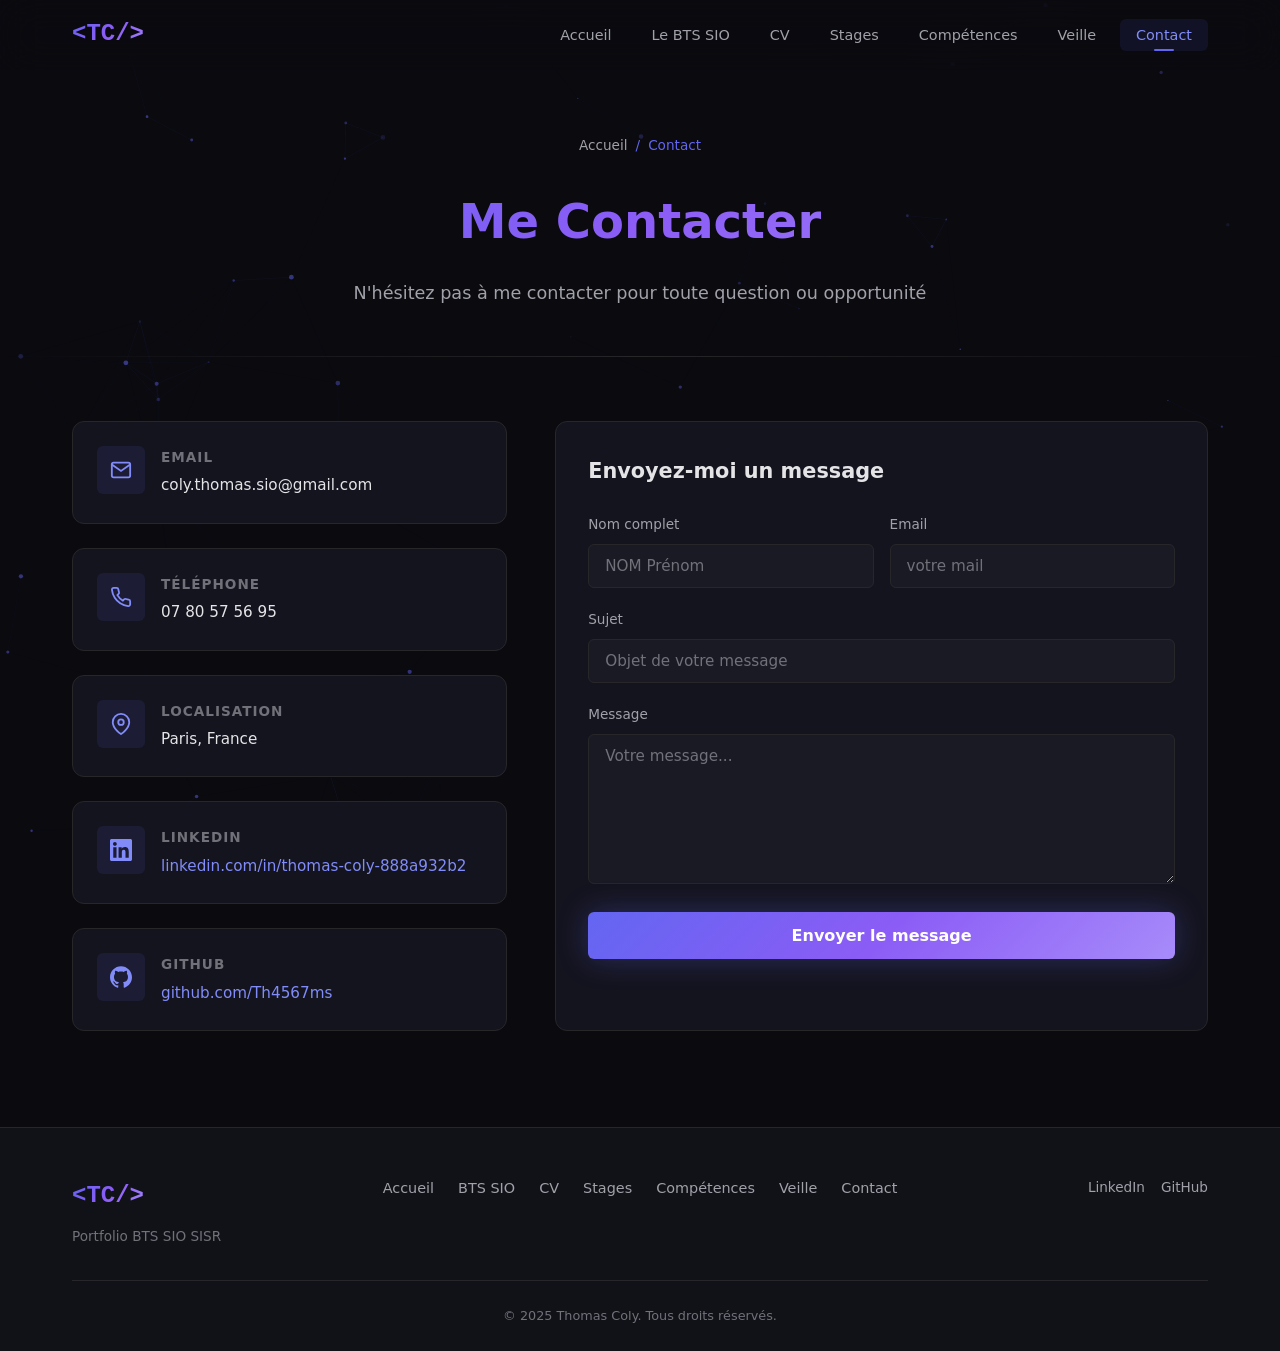
<file: contact.html>
<!DOCTYPE html>
<html lang="fr">
<head>
    <meta charset="UTF-8">
    <meta name="viewport" content="width=device-width, initial-scale=1.0">
    <!-- TODO: Remplacer le titre par ton nom -->
    <title>Contact - Thomas Coly</title>
    <link rel="stylesheet" href="css/style.css">
</head>
<body>
    <canvas id="particles-canvas"></canvas>

    <!-- Navigation -->
    <nav class="navbar" id="navbar">
        <div class="nav-container">
            <a href="index.html" class="nav-logo">
                <span class="logo-text">&lt;TC/&gt;</span>
            </a>
            <ul class="nav-links" id="nav-links">
                <li><a href="index.html" class="nav-link">Accueil</a></li>
                <li><a href="bts.html" class="nav-link">Le BTS SIO</a></li>
                <li><a href="cv.html" class="nav-link">CV</a></li>
                <li><a href="stages.html" class="nav-link">Stages</a></li>
                <li><a href="competences.html" class="nav-link">Compétences</a></li>
                <li><a href="veille.html" class="nav-link">Veille</a></li>
                <li><a href="contact.html" class="nav-link active">Contact</a></li>
            </ul>
            <button class="nav-toggle" id="nav-toggle" aria-label="Menu">
                <span class="hamburger"></span>
            </button>
        </div>
    </nav>

    <!-- Header -->
    <header class="page-header">
        <div class="container">
            <div class="breadcrumb">
                <a href="index.html">Accueil</a>
                <span>/</span>
                <span>Contact</span>
            </div>
            <h1>Me Contacter</h1>
            <p>N'hésitez pas à me contacter pour toute question ou opportunité</p>
        </div>
    </header>

    <!-- Contenu -->
    <section class="page-content">
        <div class="container">
            <div class="contact-grid">
                <!-- Informations de contact -->
                <div class="contact-info">
                    <div class="contact-item">
                        <div class="contact-icon">
                            <svg width="22" height="22" viewBox="0 0 24 24" fill="none" stroke="currentColor" stroke-width="2">
                                <path d="M4 4h16c1.1 0 2 .9 2 2v12c0 1.1-.9 2-2 2H4c-1.1 0-2-.9-2-2V6c0-1.1.9-2 2-2z"/>
                                <polyline points="22,6 12,13 2,6"/>
                            </svg>
                        </div>
                        <div>
                            <h4>Email</h4>
                            <!-- TODO: Remplacer par ton vrai email -->
                            <p>coly.thomas.sio@gmail.com</p>
                                
                        </div>
                    </div>

                    <div class="contact-item">
                        <div class="contact-icon">
                            <svg width="22" height="22" viewBox="0 0 24 24" fill="none" stroke="currentColor" stroke-width="2">
                                <path d="M22 16.92v3a2 2 0 0 1-2.18 2 19.79 19.79 0 0 1-8.63-3.07 19.5 19.5 0 0 1-6-6 19.79 19.79 0 0 1-3.07-8.67A2 2 0 0 1 4.11 2h3a2 2 0 0 1 2 1.72 12.84 12.84 0 0 0 .7 2.81 2 2 0 0 1-.45 2.11L8.09 9.91a16 16 0 0 0 6 6l1.27-1.27a2 2 0 0 1 2.11-.45 12.84 12.84 0 0 0 2.81.7A2 2 0 0 1 22 16.92z"/>
                            </svg>
                        </div>
                        <div>
                            <h4>Téléphone</h4>
                            <!-- TODO: Remplacer par ton vrai numéro -->
                            <p>07 80 57 56 95</p>
                        </div>
                    </div>

                    <div class="contact-item">
                        <div class="contact-icon">
                            <svg width="22" height="22" viewBox="0 0 24 24" fill="none" stroke="currentColor" stroke-width="2">
                                <path d="M21 10c0 7-9 13-9 13s-9-6-9-13a9 9 0 0 1 18 0z"/>
                                <circle cx="12" cy="10" r="3"/>
                            </svg>
                        </div>
                        <div>
                            <h4>Localisation</h4>
                            <!-- TODO: Remplacer par ta ville -->
                            <p>Paris, France</p>
                        </div>
                    </div>

                    <div class="contact-item">
                        <div class="contact-icon">
                            <svg width="22" height="22" viewBox="0 0 24 24" fill="currentColor">
                                <path d="M20.447 20.452h-3.554v-5.569c0-1.328-.027-3.037-1.852-3.037-1.853 0-2.136 1.445-2.136 2.939v5.667H9.351V9h3.414v1.561h.046c.477-.9 1.637-1.85 3.37-1.85 3.601 0 4.267 2.37 4.267 5.455v6.286zM5.337 7.433c-1.144 0-2.063-.926-2.063-2.065 0-1.138.92-2.063 2.063-2.063 1.14 0 2.064.925 2.064 2.063 0 1.139-.925 2.065-2.064 2.065zm1.782 13.019H3.555V9h3.564v11.452zM22.225 0H1.771C.792 0 0 .774 0 1.729v20.542C0 23.227.792 24 1.771 24h20.451C23.2 24 24 23.227 24 22.271V1.729C24 .774 23.2 0 22.222 0h.003z"/>
                            </svg>
                        </div>
                        <div>
                            <h4>LinkedIn</h4>
                            <!-- TODO: Remplacer par ton vrai profil LinkedIn -->
                            <p><a href="https://www.linkedin.com/in/thomas-coly-888a932b2" style="color: var(--accent-secondary);" target="_blank">linkedin.com/in/thomas-coly-888a932b2</a></p>
                        </div>
                    </div>

                    <div class="contact-item">
                        <div class="contact-icon">
                            <svg width="22" height="22" viewBox="0 0 24 24" fill="currentColor">
                                <path d="M12 .297c-6.63 0-12 5.373-12 12 0 5.303 3.438 9.8 8.205 11.385.6.113.82-.258.82-.577 0-.285-.01-1.04-.015-2.04-3.338.724-4.042-1.61-4.042-1.61C4.422 18.07 3.633 17.7 3.633 17.7c-1.087-.744.084-.729.084-.729 1.205.084 1.838 1.236 1.838 1.236 1.07 1.835 2.809 1.305 3.495.998.108-.776.417-1.305.76-1.605-2.665-.3-5.466-1.332-5.466-5.93 0-1.31.465-2.38 1.235-3.22-.135-.303-.54-1.523.105-3.176 0 0 1.005-.322 3.3 1.23.96-.267 1.98-.399 3-.405 1.02.006 2.04.138 3 .405 2.28-1.552 3.285-1.23 3.285-1.23.645 1.653.24 2.873.12 3.176.765.84 1.23 1.91 1.23 3.22 0 4.61-2.805 5.625-5.475 5.92.42.36.81 1.096.81 2.22 0 1.606-.015 2.896-.015 3.286 0 .315.21.69.825.57C20.565 22.092 24 17.592 24 12.297c0-6.627-5.373-12-12-12"/>
                            </svg>
                        </div>
                        <div>
                            <h4>GitHub</h4>
                            <!-- TODO: Remplacer par ton vrai profil GitHub -->
                            <p><a href="https://github.com/Th4567ms" style="color: var(--accent-secondary);" target="_blank">github.com/Th4567ms</a></p>
                        </div>
                    </div>
                </div>

                <!-- Formulaire de contact -->
                <div class="contact-form">
                    <h3>Envoyez-moi un message</h3>
                    <!-- TODO: Connecter le formulaire à un backend (Formspree, EmailJS, Netlify Forms, etc.) -->
                   <form id="contact-form" action="https://formspree.io/f/mvzekrez" method="POST">
    <div class="form-row">
        <div class="form-group">
            <label for="name">Nom complet</label>
            <input type="text" id="name" name="name" placeholder="NOM Prénom" required>
        </div>
        <div class="form-group">
            <label for="email">Email</label>
            <input type="email" id="email" name="email" placeholder="votre mail" required>
        </div>
    </div>
    <div class="form-group">
        <label for="subject">Sujet</label>
        <input type="text" id="subject" name="subject" placeholder="Objet de votre message" required>
    </div>
    <div class="form-group">
        <label for="message">Message</label>
        <textarea id="message" name="message" placeholder="Votre message..." required></textarea>
    </div>
    <button type="submit" class="form-submit">Envoyer le message</button>
<p id="form-status" style="margin-top: 15px; font-weight: bold; font-family: inherit;"></p></form>
                       
                    </form>
                </div>
            </div>
        </div>
    </section>

    <!-- Footer -->
    <footer class="footer">
        <div class="container">
            <div class="footer-content">
                <div class="footer-logo">
                    <span class="logo-text">&lt;TC/&gt;</span>
                    <p>Portfolio BTS SIO SISR</p>
                </div>
                <div class="footer-links">
                    <a href="index.html">Accueil</a>
                    <a href="bts.html">BTS SIO</a>
                    <a href="cv.html">CV</a>
                    <a href="stages.html">Stages</a>
                    <a href="competences.html">Compétences</a>
                    <a href="veille.html">Veille</a>
                    <a href="contact.html">Contact</a>
                </div>
                <div class="footer-social">
                    <a href="#" target="_blank">LinkedIn</a>
                    <a href="#" target="_blank">GitHub</a>
                </div>
            </div>
            <div class="footer-bottom">
                <p>&copy; 2025 Thomas Coly. Tous droits réservés.</p>
            </div>
        </div>
    </footer>

    <script src="js/script.js"></script>
</body>
</html>
</file>
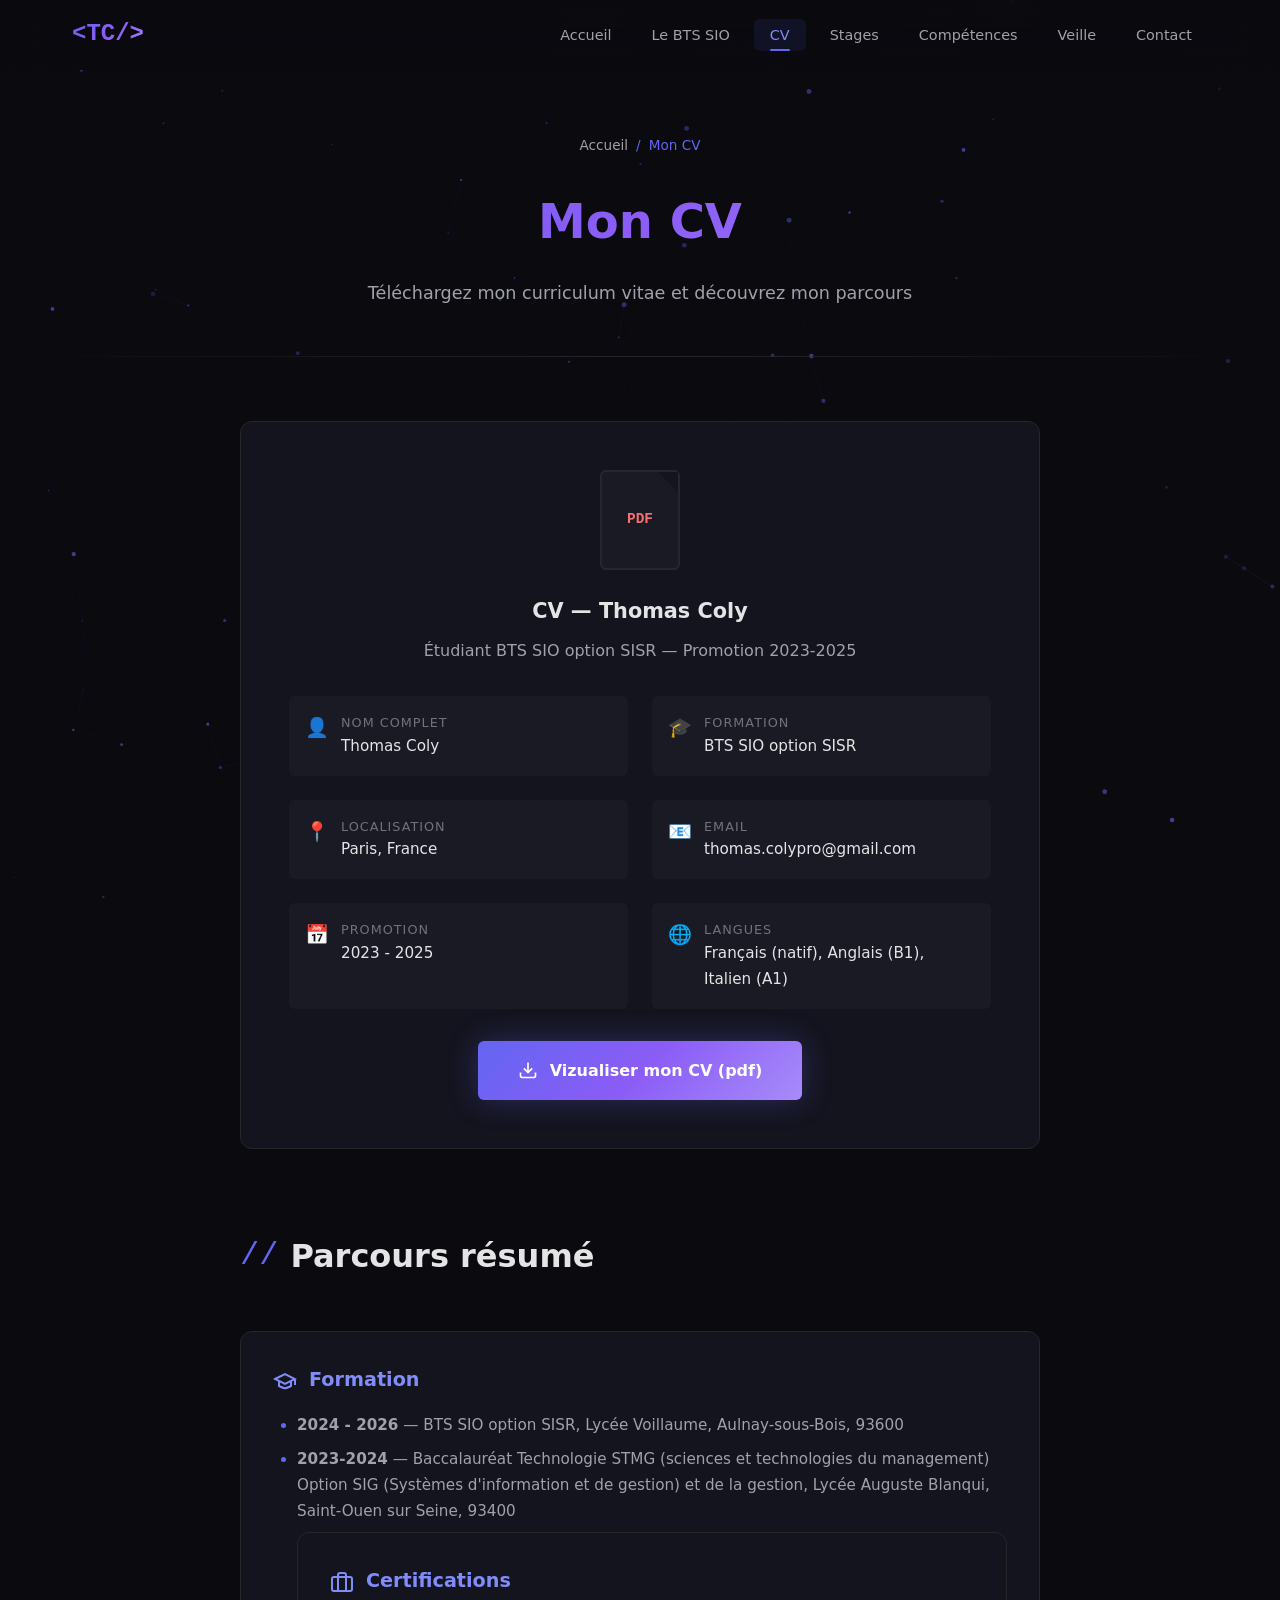
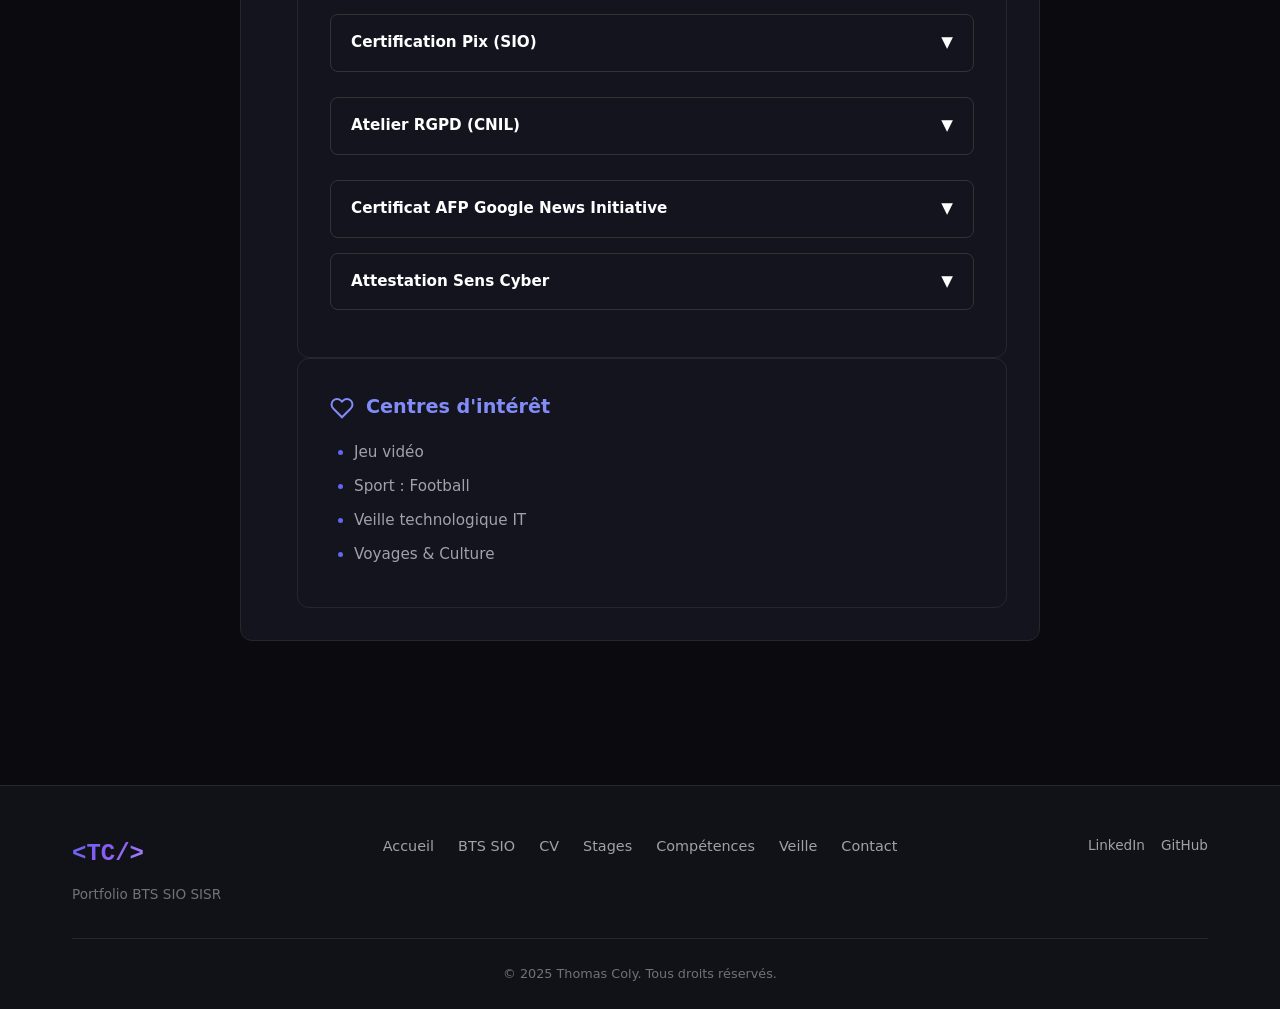
<file: cv.html>
<!DOCTYPE html>
<html lang="fr">

<head>
    <meta charset="UTF-8">
    <meta name="viewport" content="width=device-width, initial-scale=1.0">
    <!-- TODO: Remplacer le titre par ton nom -->
    <title>Mon CV - Thomas Coly</title>
    <link rel="stylesheet" href="css/style.css">
</head>

<body>
    <canvas id="particles-canvas"></canvas>

    <!-- Navigation -->
    <nav class="navbar" id="navbar">
        <div class="nav-container">
            <a href="index.html" class="nav-logo">
                <span class="logo-text">&lt;TC/&gt;</span>
            </a>
            <ul class="nav-links" id="nav-links">
                <li><a href="index.html" class="nav-link">Accueil</a></li>
                <li><a href="bts.html" class="nav-link">Le BTS SIO</a></li>
                <li><a href="cv.html" class="nav-link active">CV</a></li>
                <li><a href="stages.html" class="nav-link">Stages</a></li>
                <li><a href="competences.html" class="nav-link">Compétences</a></li>
                <li><a href="veille.html" class="nav-link">Veille</a></li>
                <li><a href="contact.html" class="nav-link">Contact</a></li>
            </ul>
            <button class="nav-toggle" id="nav-toggle" aria-label="Menu">
                <span class="hamburger"></span>
            </button>
        </div>
    </nav>

    <!-- Header -->
  <header class="page-header">
        <div class="container">
            <div class="breadcrumb">
                <a href="index.html">Accueil</a>
                <span>/</span>
                <span>Mon CV</span>
            </div>
            <h1>Mon CV</h1>
            <p>Téléchargez mon curriculum vitae et découvrez mon parcours</p>
        </div>
    </header>

    <!-- Contenu -->
    <section class="page-content">
        <div class="container">
            <div class="cv-container">
                <div class="cv-preview">
                    <div class="cv-icon"></div>
                    <!-- TODO: Remplacer par ton nom -->
                    <h3>CV — Thomas Coly</h3>
                    <p>Étudiant BTS SIO option SISR — Promotion 2023-2025</p>

                    <div class="cv-info">
                        <div class="cv-info-item">
                            <span class="info-icon">&#128100;</span>
                            <div>
                                <div class="info-label">Nom complet</div>
                                <!-- TODO: Remplacer par ton nom -->
                                <div class="info-value">Thomas Coly</div>
                            </div>
                        </div>
                        <div class="cv-info-item">
                            <span class="info-icon">&#127891;</span>
                            <div>
                                <div class="info-label">Formation</div>
                                <div class="info-value">BTS SIO option SISR</div>
                            </div>
                        </div>
                        <div class="cv-info-item">
                            <span class="info-icon">&#128205;</span>
                            <div>
                                <div class="info-label">Localisation</div>
                                <!-- TODO: Remplacer par ta ville -->
                                <div class="info-value">Paris, France</div>
                            </div>
                        </div>
                        <div class="cv-info-item">
                            <span class="info-icon">&#128231;</span>
                            <div>
                                <div class="info-label">Email</div>
                                <!-- TODO: Remplacer par ton email -->
                                <div class="info-value">thomas.colypro@gmail.com</div>
                            </div>
                        </div>
                        <div class="cv-info-item">
                            <span class="info-icon">&#128197;</span>
                            <div>
                                <div class="info-label">Promotion</div>
                                <!-- TODO: Remplacer par ta promotion -->
                                <div class="info-value">2023 - 2025</div>
                            </div>
                        </div>
                        <div class="cv-info-item">
                            <span class="info-icon">&#127760;</span>
                            <div>
                                <div class="info-label">Langues</div>
                                <!-- TODO: Remplacer par tes langues -->
                                <div class="info-value">Français (natif), Anglais (B1), Italien (A1) </div>
                            </div>
                        </div>
                    </div>

                    <!-- TODO: Remplacer le href par le chemin vers ton vrai CV PDF dans le dossier assets/ -->
                    <a href="assets/Thomas Coly CV.pdf" class="cv-download-btn" download>
                        <svg viewBox="0 0 24 24" fill="none" stroke="currentColor" stroke-width="2">
                            <path d="M21 15v4a2 2 0 0 1-2 2H5a2 2 0 0 1-2-2v-4" />
                            <polyline points="7 10 12 15 17 10" />
                            <line x1="12" y1="15" x2="12" y2="3" />
                        </svg>
                        Vizualiser mon CV (pdf)
                    </a>
                </div>

                <!-- Résumé du parcours -->
                <div style="width: 100%; max-width: 800px; margin-top: 3rem;">
                    <h2 class="section-title">
                        <span class="title-decoration">//</span> Parcours résumé
                    </h2>
                    <div class="info-grid" style="grid-template-columns: 1fr;">
                        <div class="info-card">
                            <h3>
                                <svg width="24" height="24" viewBox="0 0 24 24" fill="none" stroke="currentColor"
                                    stroke-width="2">
                                    <path d="M22 10v6M2 10l10-5 10 5-10 5z" />
                                    <path d="M6 12v5c6 3 6 3 12 0v-5" />
                                </svg>
                                Formation
                            </h3>
                            <ul>
                                <!-- TODO: Remplacer par tes vraies formations -->
                                <li><strong>2024 - 2026</strong> — BTS SIO option SISR, Lycée Voillaume, Aulnay-sous-Bois, 93600</li>
                                <li><strong>2023-2024</strong> — Baccalauréat Technologie STMG (sciences
et technologies du management) Option SIG (Systèmes d'information et de gestion)
et de la gestion, Lycée Auguste Blanqui, Saint-Ouen sur Seine, 93400
</li>
                          <div class="info-card">
    <h3>
        <svg width="24" height="24" viewBox="0 0 24 24" fill="none" stroke="currentColor" stroke-width="2">
            <rect x="2" y="7" width="20" height="14" rx="2" ry="2" />
            <path d="M16 21V5a2 2 0 0 0-2-2h-4a2 2 0 0 0-2 2v16" />
        </svg>
        Certifications
    </h3>

    <div class="certifications-list" style="display: flex; flex-direction: column; gap: 10px;">

        <div class="certif-item" onclick="this.classList.toggle('active')">
            <div class="certif-header">
                <span>Certification Pix (SIO)</span>
                <span class="chevron">▼</span>
            </div>
            <div class="certif-details">
                <div class="certif-content">
                    <p style="color: #aaa; margin-bottom: 15px;">Niveau 5 — Certification de l'autonomie sur les outils numériques, la protection des données personnelles et la prévention des risques liés à la cybersécurité.</p>
                    <div style="display: flex; flex-direction: column; gap: 8px;">
                        <a href="assets/certification-pix-SIO.pdf" target="_blank" style="color: #007bff; text-decoration: none;">📄 Voir Certificat SIO</a>
                    </div>
                </div>
            </div>
        </div>

        <div class="certif-item" onclick="this.classList.toggle('active')">
            <div class="certif-header">
                <span>Atelier RGPD (CNIL)</span>
                <span class="chevron">▼</span>
            </div>
            <div class="certif-details">
                <div class="certif-content">
                    <p style="color: #aaa; margin-bottom: 15px;">Maîtrise des principes fondamentaux du RGPD : protection de la vie privée et sécurisation des données.</p>
                    <a href="assets/Certificat RGP.pdf" target="_blank" style="color: #007bff; text-decoration: none;">📄 Voir Certificat RGPD</a>
                </div>
            </div>
        </div>

        <div class="certif-item" onclick="this.classList.toggle('active')">
            <div class="certif-header">
                <span>Certificat AFP Google News Initiative</span>
                <span class="chevron">▼</span>
            </div>
            <div class="certif-details">
                <div class="certif-content">
                    <p style="color: #aaa; margin-bottom: 15px;">Formation aux techniques d'investigation numérique : vérification des sources et lutte contre la désinformation.</p>
                    <a href="assets/Certificat AFP Google News Initiative.png" target="_blank" style="color: #007bff; text-decoration: none;">📄 Voir Certificat AFP</a>
                </div>
            </div>
        </div>
        </div>
        <div class="certif-item" onclick="this.classList.toggle('active')">
    <div class="certif-header" style="display: flex; justify-content: space-between; align-items: center; width: 100%;">
        <span>Attestation Sens Cyber</span>
        <span class="chevron">▼</span>
    </div>
    <div class="certif-details">
        <div class="certif-content">
            <p style="color: #aaa; margin-bottom: 15px;">
                Maîtrise des fondamentaux de la sécurité numérique : protection de l'environnement de travail, sécurisation des données personnelles et détection proactive des cybermenaces.
            </p>
            <a href="assets/Attestation Sens Cyber.pdf"target="_blank" style="color: #007bff; text-decoration: none;">📄 Voir l'attestation</a>
        </div>
    </div>
</div>
       



    
            
        
    
                        </div>
                        <div class="info-card">
                            <h3>
                                <svg width="24" height="24" viewBox="0 0 24 24" fill="none" stroke="currentColor"
                                    stroke-width="2">
                                    <path
                                        d="M20.84 4.61a5.5 5.5 0 0 0-7.78 0L12 5.67l-1.06-1.06a5.5 5.5 0 0 0-7.78 7.78l1.06 1.06L12 21.23l7.78-7.78 1.06-1.06a5.5 5.5 0 0 0 0-7.78z" />
                                </svg>
                                Centres d'intérêt
                            </h3>
                            <ul>
                                <!-- TODO: Remplacer par tes vrais centres d'intérêt -->
                                <li>Jeu vidéo</li>
                                <li>Sport : Football</li>
                                <li>Veille technologique IT</li>
                                <li>Voyages & Culture</li>
                            </ul>
                        </div>
                    </div>
                </div>
            </div>
        </div>
    </section>

    <!-- Footer -->
    <footer class="footer">
        <div class="container">
            <div class="footer-content">
                <div class="footer-logo">
                    <span class="logo-text">&lt;TC/&gt;</span>
                    <p>Portfolio BTS SIO SISR</p>
                </div>
                <div class="footer-links">
                    <a href="index.html">Accueil</a>
                    <a href="bts.html">BTS SIO</a>
                    <a href="cv.html">CV</a>
                    <a href="stages.html">Stages</a>
                    <a href="competences.html">Compétences</a>
                    <a href="veille.html">Veille</a>
                    <a href="contact.html">Contact</a>
                </div>
                <div class="footer-social">
                    <a href="#" target="_blank">LinkedIn</a>
                    <a href="#" target="_blank">GitHub</a>
                </div>
            </div>
            <div class="footer-bottom">
                <p>&copy; 2025 Thomas Coly. Tous droits réservés.</p>
            </div>
        </div>
    </footer>

    <script src="js/script.js"></script>
</body>

</html>
</file>
<file: css/style.css>
/* ===================================
   VARIABLES & RESET
   =================================== */
:root {
    --bg-primary: #0a0a0f;
    --bg-secondary: #111118;
    --bg-tertiary: #1a1a25;
    --bg-card: #14141f;
    --bg-card-hover: #1c1c2e;

    --text-primary: #e4e4e7;
    --text-secondary: #a1a1aa;
    --text-muted: #71717a;

    --accent-primary: #6366f1;
    --accent-secondary: #818cf8;
    --accent-glow: rgba(99, 102, 241, 0.3);
    --accent-gradient: linear-gradient(135deg, #6366f1, #8b5cf6, #a78bfa);

    --cyan: #22d3ee;
    --green: #34d399;
    --orange: #fb923c;
    --red: #f87171;
    --pink: #f472b6;

    --border-color: #27272a;
    --border-glow: rgba(99, 102, 241, 0.2);

    --radius-sm: 6px;
    --radius-md: 12px;
    --radius-lg: 20px;

    --shadow-sm: 0 2px 8px rgba(0, 0, 0, 0.3);
    --shadow-md: 0 4px 20px rgba(0, 0, 0, 0.4);
    --shadow-lg: 0 8px 40px rgba(0, 0, 0, 0.5);
    --shadow-glow: 0 0 30px var(--accent-glow);

    --font-main: 'Segoe UI', system-ui, -apple-system, sans-serif;
    --font-mono: 'Cascadia Code', 'Fira Code', 'JetBrains Mono', monospace;

    --nav-height: 70px;
    --container-width: 1200px;

    --transition-fast: 0.2s ease;
    --transition-normal: 0.3s ease;
    --transition-slow: 0.5s ease;
}

*,
*::before,
*::after {
    margin: 0;
    padding: 0;
    box-sizing: border-box;
}

html {
    scroll-behavior: smooth;
    font-size: 16px;
}

body {
    font-family: var(--font-main);
    background-color: var(--bg-primary);
    color: var(--text-primary);
    line-height: 1.7;
    overflow-x: hidden;
    position: relative;
}

a {
    text-decoration: none;
    color: inherit;
    transition: color var(--transition-fast);
}

img {
    max-width: 100%;
    display: block;
}

ul {
    list-style: none;
}

.container {
    max-width: var(--container-width);
    margin: 0 auto;
    padding: 0 2rem;
}

/* ===================================
   PARTICULES CANVAS
   =================================== */
#particles-canvas {
    position: fixed;
    top: 0;
    left: 0;
    width: 100%;
    height: 100%;
    z-index: 0;
    pointer-events: none;
}

/* ===================================
   NAVBAR
   =================================== */
.navbar {
    position: fixed;
    top: 0;
    left: 0;
    width: 100%;
    height: var(--nav-height);
    z-index: 1000;
    background: rgba(10, 10, 15, 0.8);
    backdrop-filter: blur(20px);
    -webkit-backdrop-filter: blur(20px);
    border-bottom: 1px solid transparent;
    transition: all var(--transition-normal);
}

.navbar.scrolled {
    border-bottom-color: var(--border-color);
    background: rgba(10, 10, 15, 0.95);
}

.nav-container {
    max-width: var(--container-width);
    margin: 0 auto;
    padding: 0 2rem;
    height: 100%;
    display: flex;
    align-items: center;
    justify-content: space-between;
}

.nav-logo {
    display: flex;
    align-items: center;
    gap: 0.5rem;
}

.logo-text {
    font-family: var(--font-mono);
    font-size: 1.5rem;
    font-weight: 700;
    background: var(--accent-gradient);
    -webkit-background-clip: text;
    -webkit-text-fill-color: transparent;
    background-clip: text;
}

.nav-links {
    display: flex;
    align-items: center;
    gap: 0.5rem;
}

.nav-link {
    padding: 0.5rem 1rem;
    border-radius: var(--radius-sm);
    font-size: 0.9rem;
    font-weight: 500;
    color: var(--text-secondary);
    transition: all var(--transition-fast);
    position: relative;
}

.nav-link:hover {
    color: var(--text-primary);
    background: var(--bg-tertiary);
}

.nav-link.active {
    color: var(--accent-secondary);
    background: rgba(99, 102, 241, 0.1);
}

.nav-link.active::after {
    content: '';
    position: absolute;
    bottom: 0;
    left: 50%;
    transform: translateX(-50%);
    width: 20px;
    height: 2px;
    background: var(--accent-primary);
    border-radius: 2px;
}

/* Hamburger */
.nav-toggle {
    display: none;
    background: none;
    border: none;
    cursor: pointer;
    padding: 0.5rem;
    z-index: 1001;
}

.hamburger {
    display: block;
    width: 24px;
    height: 2px;
    background: var(--text-primary);
    position: relative;
    transition: all var(--transition-fast);
}

.hamburger::before,
.hamburger::after {
    content: '';
    position: absolute;
    width: 24px;
    height: 2px;
    background: var(--text-primary);
    transition: all var(--transition-fast);
}

.hamburger::before {
    top: -7px;
}

.hamburger::after {
    top: 7px;
}

.nav-toggle.active .hamburger {
    background: transparent;
}

.nav-toggle.active .hamburger::before {
    top: 0;
    transform: rotate(45deg);
}

.nav-toggle.active .hamburger::after {
    top: 0;
    transform: rotate(-45deg);
}

/* ===================================
   HERO SECTION
   =================================== */
.hero {
    min-height: 100vh;
    display: flex;
    align-items: center;
    justify-content: center;
    padding: calc(var(--nav-height) + 2rem) 2rem 2rem;
    position: relative;
    z-index: 1;
}

.hero-content {
    max-width: var(--container-width);
    width: 100%;
    display: grid;
    grid-template-columns: 1fr 1fr;
    gap: 4rem;
    align-items: center;
}

.hero-greeting {
    font-family: var(--font-mono);
    font-size: 1rem;
    color: var(--accent-secondary);
    margin-bottom: 0.5rem;
    opacity: 0;
    animation: fadeInUp 0.6s ease forwards;
    animation-delay: 0.2s;
}

.hero-name {
    font-size: clamp(2.5rem, 5vw, 4rem);
    font-weight: 800;
    line-height: 1.1;
    margin-bottom: 1rem;
    opacity: 0;
    animation: fadeInUp 0.6s ease forwards;
    animation-delay: 0.4s;
}

/* Glitch effect */
.glitch {
    position: relative;
    background: var(--accent-gradient);
    -webkit-background-clip: text;
    -webkit-text-fill-color: transparent;
    background-clip: text;
}

.glitch::before,
.glitch::after {
    content: attr(data-text);
    position: absolute;
    top: 0;
    left: 0;
    background: var(--accent-gradient);
    -webkit-background-clip: text;
    -webkit-text-fill-color: transparent;
    background-clip: text;
    opacity: 0;
}

.glitch:hover::before {
    animation: glitch1 0.3s infinite;
    opacity: 0.8;
}

.glitch:hover::after {
    animation: glitch2 0.3s infinite;
    opacity: 0.8;
}

@keyframes glitch1 {
    0% { clip-path: inset(20% 0 60% 0); transform: translateX(-3px); }
    20% { clip-path: inset(60% 0 10% 0); transform: translateX(3px); }
    40% { clip-path: inset(40% 0 40% 0); transform: translateX(-2px); }
    60% { clip-path: inset(80% 0 5% 0); transform: translateX(2px); }
    80% { clip-path: inset(10% 0 70% 0); transform: translateX(-1px); }
    100% { clip-path: inset(50% 0 30% 0); transform: translateX(1px); }
}

@keyframes glitch2 {
    0% { clip-path: inset(60% 0 20% 0); transform: translateX(3px); }
    20% { clip-path: inset(10% 0 60% 0); transform: translateX(-3px); }
    40% { clip-path: inset(50% 0 30% 0); transform: translateX(2px); }
    60% { clip-path: inset(30% 0 50% 0); transform: translateX(-2px); }
    80% { clip-path: inset(70% 0 10% 0); transform: translateX(1px); }
    100% { clip-path: inset(20% 0 60% 0); transform: translateX(-1px); }
}

.typing-wrapper {
    display: flex;
    align-items: center;
    gap: 2px;
    margin-bottom: 1.5rem;
    min-height: 2rem;
    opacity: 0;
    animation: fadeInUp 0.6s ease forwards;
    animation-delay: 0.6s;
}

.hero-title {
    font-family: var(--font-mono);
    font-size: 1.1rem;
    color: var(--cyan);
}

.cursor {
    font-family: var(--font-mono);
    color: var(--cyan);
    animation: blink 1s infinite;
    font-weight: 100;
}

@keyframes blink {
    0%, 50% { opacity: 1; }
    51%, 100% { opacity: 0; }
}

.hero-description {
    font-size: 1.05rem;
    color: var(--text-secondary);
    max-width: 500px;
    margin-bottom: 2rem;
    opacity: 0;
    animation: fadeInUp 0.6s ease forwards;
    animation-delay: 0.8s;
}

.hero-buttons {
    display: flex;
    gap: 1rem;
    margin-bottom: 2rem;
    opacity: 0;
    animation: fadeInUp 0.6s ease forwards;
    animation-delay: 1s;
}

.hero-social {
    display: flex;
    gap: 1rem;
    opacity: 0;
    animation: fadeInUp 0.6s ease forwards;
    animation-delay: 1.2s;
}

.social-link {
    display: flex;
    align-items: center;
    justify-content: center;
    width: 42px;
    height: 42px;
    border-radius: var(--radius-sm);
    border: 1px solid var(--border-color);
    color: var(--text-secondary);
    transition: all var(--transition-fast);
}

.social-link:hover {
    color: var(--accent-secondary);
    border-color: var(--accent-primary);
    background: rgba(99, 102, 241, 0.1);
    transform: translateY(-2px);
}

/* ===================================
   BUTTONS
   =================================== */
.btn {
    display: inline-flex;
    align-items: center;
    gap: 0.5rem;
    padding: 0.75rem 1.75rem;
    border-radius: var(--radius-sm);
    font-size: 0.95rem;
    font-weight: 600;
    cursor: pointer;
    transition: all var(--transition-normal);
    border: none;
    font-family: var(--font-main);
    position: relative;
    overflow: hidden;
}

.btn-primary {
    background: var(--accent-gradient);
    color: white;
    box-shadow: var(--shadow-glow);
}

.btn-primary:hover {
    transform: translateY(-2px);
    box-shadow: 0 0 40px var(--accent-glow), var(--shadow-md);
}

.btn-outline {
    background: transparent;
    color: var(--text-primary);
    border: 1px solid var(--border-color);
}

.btn-outline:hover {
    border-color: var(--accent-primary);
    background: rgba(99, 102, 241, 0.1);
    transform: translateY(-2px);
}

.btn-icon {
    font-size: 1.1rem;
}

/* ===================================
   TERMINAL
   =================================== */
.hero-visual {
    opacity: 0;
    animation: fadeInUp 0.6s ease forwards;
    animation-delay: 0.6s;
}

.terminal-window {
    background: var(--bg-secondary);
    border: 1px solid var(--border-color);
    border-radius: var(--radius-md);
    overflow: hidden;
    box-shadow: var(--shadow-lg);
    position: relative;
}

.terminal-window::before {
    content: '';
    position: absolute;
    inset: -1px;
    border-radius: var(--radius-md);
    padding: 1px;
    background: linear-gradient(135deg, var(--accent-primary), transparent, var(--accent-primary));
    -webkit-mask: linear-gradient(#fff 0 0) content-box, linear-gradient(#fff 0 0);
    mask: linear-gradient(#fff 0 0) content-box, linear-gradient(#fff 0 0);
    -webkit-mask-composite: xor;
    mask-composite: exclude;
    opacity: 0.4;
}

.terminal-header {
    display: flex;
    align-items: center;
    gap: 0.75rem;
    padding: 0.75rem 1rem;
    background: var(--bg-tertiary);
    border-bottom: 1px solid var(--border-color);
}

.terminal-dots {
    display: flex;
    gap: 6px;
}

.dot {
    width: 12px;
    height: 12px;
    border-radius: 50%;
}

.dot.red { background: #ff5f57; }
.dot.yellow { background: #febc2e; }
.dot.green { background: #28c840; }

.terminal-title {
    font-family: var(--font-mono);
    font-size: 0.8rem;
    color: var(--text-muted);
}

.terminal-body {
    padding: 1.25rem;
    font-family: var(--font-mono);
    font-size: 0.85rem;
    min-height: 220px;
}

.terminal-line {
    margin-bottom: 0.5rem;
    display: flex;
    gap: 0.5rem;
    align-items: center;
}

.terminal-line.output {
    color: var(--green);
    padding-left: 1.5rem;
}

.prompt {
    color: var(--accent-secondary);
    font-weight: 700;
}

.command {
    color: var(--text-primary);
}

.terminal-cursor {
    animation: blink 0.8s infinite;
}

/* ===================================
   SCROLL INDICATOR
   =================================== */
.scroll-indicator {
    position: absolute;
    bottom: 2rem;
    left: 50%;
    transform: translateX(-50%);
    display: flex;
    flex-direction: column;
    align-items: center;
    gap: 0.5rem;
    opacity: 0;
    animation: fadeInUp 0.6s ease forwards;
    animation-delay: 1.5s;
}

.scroll-indicator span {
    font-size: 0.75rem;
    color: var(--text-muted);
    text-transform: uppercase;
    letter-spacing: 2px;
}

.mouse {
    width: 24px;
    height: 38px;
    border: 2px solid var(--text-muted);
    border-radius: 12px;
    position: relative;
}

.wheel {
    width: 4px;
    height: 8px;
    background: var(--text-muted);
    border-radius: 2px;
    position: absolute;
    top: 6px;
    left: 50%;
    transform: translateX(-50%);
    animation: scrollWheel 2s infinite;
}

@keyframes scrollWheel {
    0% { opacity: 1; transform: translateX(-50%) translateY(0); }
    100% { opacity: 0; transform: translateX(-50%) translateY(12px); }
}

/* ===================================
   STATS
   =================================== */
.stats-section {
    padding: 4rem 0;
    position: relative;
    z-index: 1;
}

.stats-grid {
    display: grid;
    grid-template-columns: repeat(4, 1fr);
    gap: 1.5rem;
}

.stat-card {
    background: var(--bg-card);
    border: 1px solid var(--border-color);
    border-radius: var(--radius-md);
    padding: 2rem;
    text-align: center;
    transition: all var(--transition-normal);
    position: relative;
    overflow: hidden;
}

.stat-card::before {
    content: '';
    position: absolute;
    top: 0;
    left: 0;
    right: 0;
    height: 2px;
    background: var(--accent-gradient);
    opacity: 0;
    transition: opacity var(--transition-normal);
}

.stat-card:hover {
    transform: translateY(-4px);
    border-color: var(--border-glow);
    box-shadow: var(--shadow-glow);
}

.stat-card:hover::before {
    opacity: 1;
}

.stat-number {
    font-size: 2.5rem;
    font-weight: 800;
    background: var(--accent-gradient);
    -webkit-background-clip: text;
    -webkit-text-fill-color: transparent;
    background-clip: text;
    margin-bottom: 0.25rem;
}

.stat-label {
    font-size: 0.9rem;
    color: var(--text-secondary);
}

/* ===================================
   PREVIEW CARDS
   =================================== */
.preview-section {
    padding: 4rem 0 6rem;
    position: relative;
    z-index: 1;
}

.section-title {
    font-size: 2rem;
    font-weight: 700;
    margin-bottom: 3rem;
    display: flex;
    align-items: center;
    gap: 0.75rem;
}

.title-decoration {
    color: var(--accent-primary);
    font-family: var(--font-mono);
    font-weight: 400;
}

.preview-grid {
    display: grid;
    grid-template-columns: repeat(3, 1fr);
    gap: 1.5rem;
}

.preview-card {
    background: var(--bg-card);
    border: 1px solid var(--border-color);
    border-radius: var(--radius-md);
    padding: 2rem;
    transition: all var(--transition-normal);
    display: flex;
    flex-direction: column;
    gap: 1rem;
    position: relative;
    overflow: hidden;
    cursor: pointer;
}

.preview-card::after {
    content: '';
    position: absolute;
    inset: 0;
    background: linear-gradient(135deg, rgba(99, 102, 241, 0.05), transparent);
    opacity: 0;
    transition: opacity var(--transition-normal);
}

.preview-card:hover {
    transform: translateY(-6px);
    border-color: var(--border-glow);
    box-shadow: var(--shadow-glow);
}

.preview-card:hover::after {
    opacity: 1;
}

.preview-icon {
    color: var(--accent-secondary);
    width: 60px;
    height: 60px;
    display: flex;
    align-items: center;
    justify-content: center;
    background: rgba(99, 102, 241, 0.1);
    border-radius: var(--radius-sm);
}

.preview-card h3 {
    font-size: 1.2rem;
    font-weight: 600;
}

.preview-card p {
    color: var(--text-secondary);
    font-size: 0.95rem;
}

.preview-link {
    color: var(--accent-secondary);
    font-size: 0.9rem;
    font-weight: 500;
    margin-top: auto;
    transition: all var(--transition-fast);
}

.preview-card:hover .preview-link {
    transform: translateX(4px);
    display: inline-block;
}

/* ===================================
   PAGE HETCER (pour les pages internes)
   =================================== */
.page-header {
    padding: calc(var(--nav-height) + 4rem) 0 3rem;
    position: relative;
    z-index: 1;
    text-align: center;
}

.page-header::after {
    content: '';
    position: absolute;
    bottom: 0;
    left: 0;
    right: 0;
    height: 1px;
    background: linear-gradient(90deg, transparent, var(--border-color), transparent);
}

.page-header h1 {
    font-size: clamp(2rem, 4vw, 3rem);
    font-weight: 800;
    background: var(--accent-gradient);
    -webkit-background-clip: text;
    -webkit-text-fill-color: transparent;
    background-clip: text;
    margin-bottom: 1rem;
}

.page-header p {
    color: var(--text-secondary);
    font-size: 1.1rem;
    max-width: 600px;
    margin: 0 auto;
}

.breadcrumb {
    display: flex;
    align-items: center;
    justify-content: center;
    gap: 0.5rem;
    margin-bottom: 1.5rem;
    font-size: 0.85rem;
    color: var(--text-muted);
}

.breadcrumb a {
    color: var(--text-secondary);
    transition: color var(--transition-fast);
}

.breadcrumb a:hover {
    color: var(--accent-secondary);
}

.breadcrumb span {
    color: var(--accent-primary);
}

/* ===================================
   PAGE CONTENT
   =================================== */
.page-content {
    padding: 4rem 0 6rem;
    position: relative;
    z-index: 1;
}

/* ===================================
   BTS PAGE - Info Cards
   =================================== */
.info-grid {
    display: grid;
    grid-template-columns: repeat(2, 1fr);
    gap: 2rem;
    margin-bottom: 3rem;
}

.info-card {
    background: var(--bg-card);
    border: 1px solid var(--border-color);
    border-radius: var(--radius-md);
    padding: 2rem;
    transition: all var(--transition-normal);
}

.info-card:hover {
    border-color: var(--border-glow);
    box-shadow: var(--shadow-glow);
    transform: translateY(-2px);
}

.info-card h3 {
    font-size: 1.2rem;
    margin-bottom: 1rem;
    display: flex;
    align-items: center;
    gap: 0.75rem;
    color: var(--accent-secondary);
}

.info-card p,
.info-card ul {
    color: var(--text-secondary);
    font-size: 0.95rem;
}

.info-card ul {
    padding-left: 1.5rem;
}

.info-card ul li {
    list-style: disc;
    margin-bottom: 0.5rem;
}

.info-card ul li::marker {
    color: var(--accent-primary);
}

.option-highlight {
    background: linear-gradient(135deg, rgba(99, 102, 241, 0.1), rgba(139, 92, 246, 0.05));
    border-color: var(--accent-primary) !important;
    grid-column: span 2;
}

.option-highlight h3 {
    font-size: 1.4rem;
}

.comparison-table {
    width: 100%;
    border-collapse: collapse;
    margin-top: 2rem;
}

.comparison-table th,
.comparison-table td {
    padding: 1rem;
    text-align: left;
    border-bottom: 1px solid var(--border-color);
}

.comparison-table th {
    background: var(--bg-tertiary);
    color: var(--accent-secondary);
    font-weight: 600;
    font-size: 0.9rem;
    text-transform: uppercase;
    letter-spacing: 1px;
}

.comparison-table td {
    color: var(--text-secondary);
}

.comparison-table tr:hover td {
    background: rgba(99, 102, 241, 0.05);
}

.highlight-row td {
    background: rgba(99, 102, 241, 0.08) !important;
    color: var(--text-primary) !important;
    font-weight: 500;
}

/* ===================================
   CV PAGE
   =================================== */
.cv-container {
    display: flex;
    flex-direction: column;
    align-items: center;
    gap: 2rem;
}

.cv-preview {
    background: var(--bg-card);
    border: 1px solid var(--border-color);
    border-radius: var(--radius-md);
    padding: 3rem;
    width: 100%;
    max-width: 800px;
    text-align: center;
}

.cv-icon {
    width: 80px;
    height: 100px;
    margin: 0 auto 1.5rem;
    background: var(--bg-tertiary);
    border: 2px solid var(--border-color);
    border-radius: var(--radius-sm);
    display: flex;
    align-items: center;
    justify-content: center;
    position: relative;
}

.cv-icon::before {
    content: 'PDF';
    font-family: var(--font-mono);
    font-size: 0.9rem;
    font-weight: 700;
    color: var(--red);
}

.cv-icon::after {
    content: '';
    position: absolute;
    top: 0;
    right: 0;
    width: 0;
    height: 0;
    border-style: solid;
    border-width: 0 20px 20px 0;
    border-color: transparent var(--bg-card) transparent transparent;
}

.cv-preview h3 {
    font-size: 1.3rem;
    margin-bottom: 0.5rem;
}

.cv-preview p {
    color: var(--text-secondary);
    margin-bottom: 2rem;
}

.cv-info {
    display: grid;
    grid-template-columns: repeat(2, 1fr);
    gap: 1.5rem;
    margin-bottom: 2rem;
    text-align: left;
}

.cv-info-item {
    display: flex;
    align-items: flex-start;
    gap: 0.75rem;
    padding: 1rem;
    background: var(--bg-tertiary);
    border-radius: var(--radius-sm);
}

.cv-info-item .info-icon {
    color: var(--accent-secondary);
    font-size: 1.2rem;
    min-width: 24px;
}

.cv-info-item .info-label {
    font-size: 0.8rem;
    color: var(--text-muted);
    text-transform: uppercase;
    letter-spacing: 1px;
}

.cv-info-item .info-value {
    font-size: 0.95rem;
    color: var(--text-primary);
}

.cv-download-btn {
    display: inline-flex;
    align-items: center;
    gap: 0.75rem;
    padding: 1rem 2.5rem;
    background: var(--accent-gradient);
    color: white;
    border: none;
    border-radius: var(--radius-sm);
    font-size: 1rem;
    font-weight: 600;
    cursor: pointer;
    transition: all var(--transition-normal);
    box-shadow: var(--shadow-glow);
}

.cv-download-btn:hover {
    transform: translateY(-3px);
    box-shadow: 0 0 50px var(--accent-glow), var(--shadow-lg);
}

.cv-download-btn svg {
    width: 20px;
    height: 20px;
}

/* ===================================
   STAGES PAGE
   =================================== */
.timeline {
    position: relative;
    padding-left: 3rem;
}

.timeline::before {
    content: '';
    position: absolute;
    left: 0;
    top: 0;
    bottom: 0;
    width: 2px;
    background: linear-gradient(to bottom, var(--accent-primary), var(--accent-primary) 50%, var(--border-color));
}

.timeline-item {
    position: relative;
    margin-bottom: 3rem;
    padding: 2rem;
    background: var(--bg-card);
    border: 1px solid var(--border-color);
    border-radius: var(--radius-md);
    transition: all var(--transition-normal);
}

.timeline-item:hover {
    border-color: var(--border-glow);
    box-shadow: var(--shadow-glow);
    transform: translateX(8px);
}

.timeline-item::before {
    content: '';
    position: absolute;
    left: -3rem;
    top: 2.25rem;
    width: 14px;
    height: 14px;
    border-radius: 50%;
    background: var(--accent-primary);
    border: 3px solid var(--bg-primary);
    transform: translateX(-6px);
    z-index: 1;
}

.timeline-item::after {
    content: '';
    position: absolute;
    left: -1.85rem;
    top: 2.6rem;
    width: 1.85rem;
    height: 2px;
    background: var(--accent-primary);
    opacity: 0.3;
}

.timeline-date {
    display: inline-block;
    padding: 0.25rem 0.75rem;
    background: rgba(99, 102, 241, 0.15);
    color: var(--accent-secondary);
    border-radius: 20px;
    font-size: 0.8rem;
    font-weight: 600;
    font-family: var(--font-mono);
    margin-bottom: 0.75rem;
}

.timeline-item h3 {
    font-size: 1.25rem;
    margin-bottom: 0.25rem;
}

.timeline-company {
    color: var(--accent-secondary);
    font-weight: 500;
    margin-bottom: 1rem;
    display: flex;
    align-items: center;
    gap: 0.5rem;
}

.timeline-item p {
    color: var(--text-secondary);
    margin-bottom: 1rem;
}

.timeline-tags {
    display: flex;
    flex-wrap: wrap;
    gap: 0.5rem;
}

.tag {
    padding: 0.25rem 0.75rem;
    background: var(--bg-tertiary);
    border: 1px solid var(--border-color);
    border-radius: 20px;
    font-size: 0.8rem;
    color: var(--text-secondary);
    font-family: var(--font-mono);
}

/* ===================================
   COMPETENCES PAGE
   =================================== */
.skills-section {
    margin-bottom: 4rem;
}

.skills-section h3 {
    font-size: 1.3rem;
    margin-bottom: 1.5rem;
    display: flex;
    align-items: center;
    gap: 0.5rem;
}

.skills-grid {
    display: grid;
    grid-template-columns: repeat(auto-fill, minmax(280px, 1fr));
    gap: 1.5rem;
}

.skill-card {
    background: var(--bg-card);
    border: 1px solid var(--border-color);
    border-radius: var(--radius-md);
    padding: 1.5rem;
    transition: all var(--transition-normal);
}

.skill-card:hover {
    border-color: var(--border-glow);
    box-shadow: var(--shadow-glow);
    transform: translateY(-4px);
}

.skill-header {
    display: flex;
    justify-content: space-between;
    align-items: center;
    margin-bottom: 0.75rem;
}

.skill-name {
    font-weight: 600;
    font-size: 1rem;
}

.skill-level {
    font-size: 0.8rem;
    color: var(--text-muted);
    font-family: var(--font-mono);
}

.skill-bar {
    height: 6px;
    background: var(--bg-tertiary);
    border-radius: 3px;
    overflow: hidden;
    margin-bottom: 0.75rem;
}

.skill-progress {
    height: 100%;
    background: var(--accent-gradient);
    border-radius: 3px;
    width: 0;
    transition: width 1.5s ease;
}

.skill-description {
    font-size: 0.85rem;
    color: var(--text-muted);
}

/* Projects */
.projects-grid {
    display: grid;
    grid-template-columns: repeat(auto-fill, minmax(350px, 1fr));
    gap: 1.5rem;
    margin-top: 1.5rem;
}

.project-card {
    background: var(--bg-card);
    border: 1px solid var(--border-color);
    border-radius: var(--radius-md);
    overflow: hidden;
    transition: all var(--transition-normal);
}

.project-card:hover {
    border-color: var(--border-glow);
    box-shadow: var(--shadow-glow);
    transform: translateY(-4px);
}

.project-image {
    height: 200px;
    background: var(--bg-tertiary);
    display: flex;
    align-items: center;
    justify-content: center;
    border-bottom: 1px solid var(--border-color);
    position: relative;
    overflow: hidden;
}

.project-image::before {
    content: '';
    position: absolute;
    inset: 0;
    background: linear-gradient(135deg, rgba(99, 102, 241, 0.2), rgba(139, 92, 246, 0.1));
}

.project-image-placeholder {
    font-family: var(--font-mono);
    font-size: 3rem;
    color: var(--accent-primary);
    opacity: 0.5;
    z-index: 1;
}

.project-body {
    padding: 1.5rem;
}

.project-body h4 {
    font-size: 1.15rem;
    margin-bottom: 0.5rem;
}

.project-body p {
    color: var(--text-secondary);
    font-size: 0.9rem;
    margin-bottom: 1rem;
}

.project-tags {
    display: flex;
    flex-wrap: wrap;
    gap: 0.5rem;
    margin-bottom: 1rem;
}

.project-links {
    display: flex;
    gap: 1rem;
}

.project-links a {
    font-size: 0.85rem;
    color: var(--accent-secondary);
    font-weight: 500;
    transition: all var(--transition-fast);
}

.project-links a:hover {
    color: var(--text-primary);
}

/* ===================================
   VEILLE PAGE
   =================================== */
.veille-intro {
    background: var(--bg-card);
    border: 1px solid var(--border-color);
    border-radius: var(--radius-md);
    padding: 2rem;
    margin-bottom: 3rem;
}

.veille-intro h3 {
    margin-bottom: 1rem;
    color: var(--accent-secondary);
}

.veille-intro p {
    color: var(--text-secondary);
    margin-bottom: 0.75rem;
}

.veille-tools {
    display: flex;
    flex-wrap: wrap;
    gap: 0.5rem;
    margin-top: 1rem;
}

.veille-tool {
    padding: 0.4rem 1rem;
    background: var(--bg-tertiary);
    border: 1px solid var(--border-color);
    border-radius: 20px;
    font-size: 0.85rem;
    color: var(--cyan);
    font-family: var(--font-mono);
}

.articles-grid {
    display: grid;
    grid-template-columns: repeat(auto-fill, minmax(350px, 1fr));
    gap: 1.5rem;
}

.article-card {
    background: var(--bg-card);
    border: 1px solid var(--border-color);
    border-radius: var(--radius-md);
    padding: 1.75rem;
    transition: all var(--transition-normal);
    display: flex;
    flex-direction: column;
}

.article-card:hover {
    border-color: var(--border-glow);
    box-shadow: var(--shadow-glow);
    transform: translateY(-4px);
}

.article-meta {
    display: flex;
    justify-content: space-between;
    align-items: center;
    margin-bottom: 1rem;
}

.article-date {
    font-size: 0.8rem;
    color: var(--text-muted);
    font-family: var(--font-mono);
}

.article-category {
    padding: 0.2rem 0.6rem;
    border-radius: 20px;
    font-size: 0.75rem;
    font-weight: 600;
    text-transform: uppercase;
    letter-spacing: 0.5px;
}

.category-cyber {
    background: rgba(248, 113, 113, 0.15);
    color: var(--red);
}

.category-cloud {
    background: rgba(34, 211, 238, 0.15);
    color: var(--cyan);
}

.category-reseau {
    background: rgba(99, 102, 241, 0.15);
    color: var(--accent-secondary);
}

.category-ia {
    background: rgba(244, 114, 182, 0.15);
    color: var(--pink);
}

.article-card h4 {
    font-size: 1.1rem;
    margin-bottom: 0.75rem;
    line-height: 1.4;
}

.article-card p {
    color: var(--text-secondary);
    font-size: 0.9rem;
    margin-bottom: 1rem;
    flex-grow: 1;
}

.article-link {
    color: var(--accent-secondary);
    font-size: 0.85rem;
    font-weight: 500;
    display: inline-flex;
    align-items: center;
    gap: 0.25rem;
    transition: all var(--transition-fast);
}

.article-link:hover {
    color: var(--text-primary);
    gap: 0.5rem;
}

/* ===================================
   CONTACT PAGE
   =================================== */
.contact-grid {
    display: grid;
    grid-template-columns: 1fr 1.5fr;
    gap: 3rem;
}

.contact-info {
    display: flex;
    flex-direction: column;
    gap: 1.5rem;
}

.contact-item {
    background: var(--bg-card);
    border: 1px solid var(--border-color);
    border-radius: var(--radius-md);
    padding: 1.5rem;
    display: flex;
    align-items: flex-start;
    gap: 1rem;
    transition: all var(--transition-normal);
}

.contact-item:hover {
    border-color: var(--border-glow);
    transform: translateX(4px);
}

.contact-icon {
    width: 48px;
    height: 48px;
    border-radius: var(--radius-sm);
    background: rgba(99, 102, 241, 0.1);
    display: flex;
    align-items: center;
    justify-content: center;
    color: var(--accent-secondary);
    flex-shrink: 0;
}

.contact-item h4 {
    font-size: 0.85rem;
    color: var(--text-muted);
    text-transform: uppercase;
    letter-spacing: 1px;
    margin-bottom: 0.25rem;
}

.contact-item p {
    color: var(--text-primary);
    font-size: 0.95rem;
}

.contact-form {
    background: var(--bg-card);
    border: 1px solid var(--border-color);
    border-radius: var(--radius-md);
    padding: 2rem;
}

.contact-form h3 {
    font-size: 1.3rem;
    margin-bottom: 1.5rem;
}

.form-group {
    margin-bottom: 1.25rem;
}

.form-group label {
    display: block;
    font-size: 0.85rem;
    color: var(--text-secondary);
    margin-bottom: 0.5rem;
    font-weight: 500;
}

.form-group input,
.form-group textarea {
    width: 100%;
    padding: 0.75rem 1rem;
    background: var(--bg-tertiary);
    border: 1px solid var(--border-color);
    border-radius: var(--radius-sm);
    color: var(--text-primary);
    font-size: 0.95rem;
    font-family: var(--font-main);
    transition: all var(--transition-fast);
    outline: none;
}

.form-group input:focus,
.form-group textarea:focus {
    border-color: var(--accent-primary);
    box-shadow: 0 0 0 3px var(--accent-glow);
}

.form-group input::placeholder,
.form-group textarea::placeholder {
    color: var(--text-muted);
}

.form-group textarea {
    min-height: 150px;
    resize: vertical;
}

.form-row {
    display: grid;
    grid-template-columns: 1fr 1fr;
    gap: 1rem;
}

.form-submit {
    width: 100%;
    padding: 0.85rem;
    background: var(--accent-gradient);
    color: white;
    border: none;
    border-radius: var(--radius-sm);
    font-size: 1rem;
    font-weight: 600;
    cursor: pointer;
    transition: all var(--transition-normal);
    box-shadow: var(--shadow-glow);
    font-family: var(--font-main);
}

.form-submit:hover {
    transform: translateY(-2px);
    box-shadow: 0 0 50px var(--accent-glow);
}

/* ===================================
   FOOTER
   =================================== */
.footer {
    background: var(--bg-secondary);
    border-top: 1px solid var(--border-color);
    padding: 3rem 0 1.5rem;
    position: relative;
    z-index: 1;
}

.footer-content {
    display: grid;
    grid-template-columns: 1fr 2fr 1fr;
    gap: 2rem;
    align-items: start;
    margin-bottom: 2rem;
}

.footer-logo p {
    color: var(--text-muted);
    font-size: 0.85rem;
    margin-top: 0.5rem;
}

.footer-links {
    display: flex;
    flex-wrap: wrap;
    gap: 1.5rem;
    justify-content: center;
}

.footer-links a {
    color: var(--text-secondary);
    font-size: 0.9rem;
    transition: color var(--transition-fast);
}

.footer-links a:hover {
    color: var(--accent-secondary);
}

.footer-social {
    display: flex;
    gap: 1rem;
    justify-content: flex-end;
}

.footer-social a {
    color: var(--text-secondary);
    font-size: 0.85rem;
    transition: all var(--transition-fast);
}

.footer-social a:hover {
    color: var(--accent-secondary);
}

.footer-bottom {
    text-align: center;
    padding-top: 1.5rem;
    border-top: 1px solid var(--border-color);
}

.footer-bottom p {
    font-size: 0.8rem;
    color: var(--text-muted);
}

/* ===================================
   ANIMATIONS
   =================================== */
@keyframes fadeInUp {
    from {
        opacity: 0;
        transform: translateY(30px);
    }
    to {
        opacity: 1;
        transform: translateY(0);
    }
}

.fade-in {
    opacity: 0;
    transform: translateY(30px);
    transition: all 0.8s ease;
}

.fade-in.visible {
    opacity: 1;
    transform: translateY(0);
}

/* ===================================
   RESPONSIVE
   =================================== */
@media (max-width: 1024px) {
    .hero-content {
        grid-template-columns: 1fr;
        gap: 3rem;
        text-align: center;
    }

    .hero-description {
        margin-left: auto;
        margin-right: auto;
    }

    .hero-buttons {
        justify-content: center;
    }

    .hero-social {
        justify-content: center;
    }

    .stats-grid {
        grid-template-columns: repeat(2, 1fr);
    }

    .preview-grid {
        grid-template-columns: 1fr;
    }

    .info-grid {
        grid-template-columns: 1fr;
    }

    .option-highlight {
        grid-column: span 1;
    }

    .contact-grid {
        grid-template-columns: 1fr;
    }

    .footer-content {
        grid-template-columns: 1fr;
        text-align: center;
    }

    .footer-social {
        justify-content: center;
    }
}

@media (max-width: 768px) {
    .nav-links {
        position: fixed;
        top: 0;
        right: -100%;
        width: 280px;
        height: 100vh;
        background: var(--bg-secondary);
        border-left: 1px solid var(--border-color);
        flex-direction: column;
        padding: calc(var(--nav-height) + 2rem) 2rem 2rem;
        transition: right var(--transition-normal);
        z-index: 999;
    }

    .nav-links.active {
        right: 0;
    }

    .nav-toggle {
        display: block;
    }

    .hero {
        padding: calc(var(--nav-height) + 1rem) 1rem 1rem;
    }

    .hero-name {
        font-size: 2rem;
    }

    .typing-wrapper {
        justify-content: center;
    }

    .stats-grid {
        grid-template-columns: repeat(2, 1fr);
        gap: 1rem;
    }

    .stat-card {
        padding: 1.25rem;
    }

    .stat-number {
        font-size: 2rem;
    }

    .projects-grid,
    .articles-grid {
        grid-template-columns: 1fr;
    }

    .cv-info {
        grid-template-columns: 1fr;
    }

    .form-row {
        grid-template-columns: 1fr;
    }

    .container {
        padding: 0 1rem;
    }

    .page-header {
        padding: calc(var(--nav-height) + 2rem) 0 2rem;
    }
}

@media (max-width: 480px) {
    .hero-buttons {
        flex-direction: column;
        align-items: center;
    }

    .btn {
        width: 100%;
        justify-content: center;
    }

    .terminal-window {
        font-size: 0.75rem;
    }

    .stats-grid {
        grid-template-columns: 1fr;
    }
}
/* Conteneur principal pour centrer le bloc */
.logo-container-center {
    display: flex;
    justify-content: center; /* Centre horizontalement */
    align-items: center;
    gap: 50px;              /* Espace entre les deux logos */
    margin: 30px 0;         /* Espace au dessus et en dessous */
    width: 100%;
}

/* Style de chaque bloc logo + lien */
.logo-link {
    display: flex;
    flex-direction: column;
    align-items: center;
    text-decoration: none;
    transition: transform 0.3s ease;
}

.logo-link:hover {
    transform: scale(1.1); /* Petit effet de zoom au survol */
}

/* Taille "Moyenne" des images */
.logo-link img {
    height: 130px;  /* Taille moyenne équilibrée */
    width: auto;
    object-fit: contain;
    background-color: white; /* Optionnel : si tes logos ont besoin d'un fond blanc pour ressortir sur le noir */
    padding: 5px;
    border-radius: 4px;
}

/* Style du texte sous le logo */
.logo-link span {
    margin-top: 10px;
    font-size: 0.8rem;
    color: #64ffda; /* Couleur turquoise pour rappeler ton thème ou gris clair #a0a0a0 */
    font-family: 'Segoe UI', sans-serif;
}
.green-it-definition {
    margin: 30px 0;
    line-height: 1.6;
}

.definition-block {
    background: rgba(100, 255, 218, 0.05);
    border-left: 4px solid #64ffda;
    padding: 20px;
    margin-bottom: 25px;
    border-radius: 0 8px 8px 0;
}

.definition-block h3 {
    color: #64ffda;
    margin-top: 0;
    margin-bottom: 10px;
    font-size: 1.3rem;
}

.challenges-grid {
    display: flex;
    gap: 20px;
    flex-wrap: wrap;
}

.challenge-item {
    flex: 1;
    min-width: 250px;
    background: #1a1c23;
    padding: 20px;
    border-radius: 10px;
    border: 1px solid #333;
}

.challenge-item h4 {
    color: #9d85ff; /* Ton violet */
    margin-top: 0;
    margin-bottom: 10px;
    font-size: 1.1rem;
}

.challenge-item p {
    font-size: 0.9rem;
    color: #ccd6f6;
    margin: 0;
}
.definition-card {
    background: rgba(100, 255, 218, 0.05);
    border-left: 3px solid #64ffda;
    padding: 1.5rem;
    margin-bottom: 1.5rem;
    border-radius: 0 8px 8px 0;
}

.enjeux-grid {
    display: flex;
    gap: 15px;
    flex-wrap: wrap;
}

.enjeu-card {
    flex: 1;
    min-width: 250px;
    background: #1a1c23;
    padding: 1.2rem;
    border-radius: 8px;
    border: 1px solid #333;
}

.enjeu-card h4 {
    color: #9d85ff;
    margin-bottom: 8px;
    font-size: 1rem;
}

.veille-tools {
    display: flex;
    gap: 10px;
    flex-wrap: wrap;
}

.veille-tool {
    background: #2d303e;
    color: #64ffda;
    padding: 6px 15px;
    border-radius: 20px;
    font-size: 0.85rem;
    border: 1px solid rgba(100, 255, 218, 0.3);
    display: flex;
    align-items: center;
}

.category-green {
    background: rgba(46, 204, 113, 0.1);
    color: #2ecc71;
    border: 1px solid #2ecc71;
}

/* ===================================
   SKILL BUTTONS
   =================================== */
.skill-btn {
    display: inline-block;
    padding: 0.5rem 1rem;
    margin-top: 0.75rem;
    margin-right: 0.5rem;
    background: var(--accent-primary);
    color: white;
    text-decoration: none;
    border-radius: var(--radius-md);
    font-size: 0.85rem;
    font-weight: 500;
    transition: all var(--transition-fast);
    border: 1px solid var(--accent-primary);
}

.skill-btn:hover {
    background: var(--accent-secondary);
    border-color: var(--accent-secondary);
    transform: translateY(-2px);
    box-shadow: var(--shadow-glow);
}
.logo-veille-container {
    display: flex;
    flex-direction: column;
    align-items: center;
    justify-content: center;
    margin: 40px auto; /* Centre le bloc avec de l'espace autour */
    max-width: 300px;
}

.logo-veille-container img {
    width: 100%; /* S'adapte au conteneur */
    height: auto;
    background: white; /* Fond blanc indispensable pour ce logo */
    padding: 20px;
    border-radius: 12px;
    transition: all 0.3s ease;
    box-shadow: 0 4px 15px rgba(0, 0, 0, 0.5);
    cursor: pointer;
}

.logo-veille-container img:hover {
    transform: translateY(-5px);
    box-shadow: 0 8px 25px rgba(100, 255, 218, 0.3); /* Lueur turquoise de ton thème */
    border: 1px solid #64ffda;
}

.logo-caption {
    margin-top: 15px;
    font-size: 0.9rem;
    color: #64ffda;
    font-family: 'Fira Code', monospace;
    letter-spacing: 1px;
}
/* Style des Certifications en Accordéon */
.certif-details {
    max-height: 0;
    overflow: hidden;
    transition: max-height 0.3s ease-out; /* Animation fluide */
    background: rgba(255, 255, 255, 0.05);
    border-radius: 0 0 8px 8px;
}

.certif-item {
    border: 1px solid #333;
    border-radius: 8px;
    margin-bottom: 15px;
    cursor: pointer;
    transition: background 0.3s;
}

.certif-item:hover {
    background: #1a1a1a;
    border-color: #007bff;
}

.certif-header {
    padding: 15px 20px;
    display: flex;
    justify-content: space-between;
    align-items: center;
    font-weight: bold;
    color: #fff;
}

.certif-content {
    padding: 20px;
}

.certif-item.active .certif-details {
    max-height: 500px; /* Hauteur max quand c'est ouvert */
}

.chevron {
    transition: transform 0.3s;
}

.certif-item.active .chevron {
    transform: rotate(180deg);
}

/* ===================================
   DÉTAILS COMPTE RENDU (STAGES)
   =================================== */
.details-cr {
    background: rgba(15, 15, 19, 0.5);
    border: 1px solid #1a1a20;
    border-radius: 12px;
    overflow: hidden;
    transition: all 0.3s ease;
}

.details-cr summary {
    list-style: none;
    padding: 15px 20px;
    cursor: pointer;
    display: flex;
    align-items: center;
    justify-content: space-between;
    outline: none;
}

.details-cr summary::-webkit-details-marker {
    display: none;
}

.summary-content {
    display: flex;
    align-items: center;
    gap: 12px;
}

.summary-content h3 {
    color: #fff;
    margin: 0;
    font-size: 0.9rem;
    letter-spacing: 1px;
    text-transform: uppercase;
}

.cr-grid-dropdown {
    display: grid;
    grid-template-columns: repeat(2, 1fr);
    gap: 10px;
    padding: 15px;
    background: #08080c;
    border-top: 1px solid rgba(255, 255, 255, 0.05);
}

.cr-link-item {
    display: flex;
    align-items: center;
    gap: 10px;
    padding: 12px;
    background: #111116;
    border-radius: 8px;
    text-decoration: none;
    color: #ccc;
    font-size: 0.8rem;
    font-weight: 600;
    transition: all 0.2s ease;
    border: 1px solid transparent;
}

.cr-link-item:hover {
    background: rgba(0, 123, 255, 0.1);
    border-color: #007bff;
    color: #fff;
    transform: translateX(5px);
}

.cr-link-item svg {
    color: #007bff;
}

.details-cr[open] .arrow-icon {
    transform: rotate(180deg);
}

.arrow-icon {
    transition: transform 0.3s ease;
}
</file>
